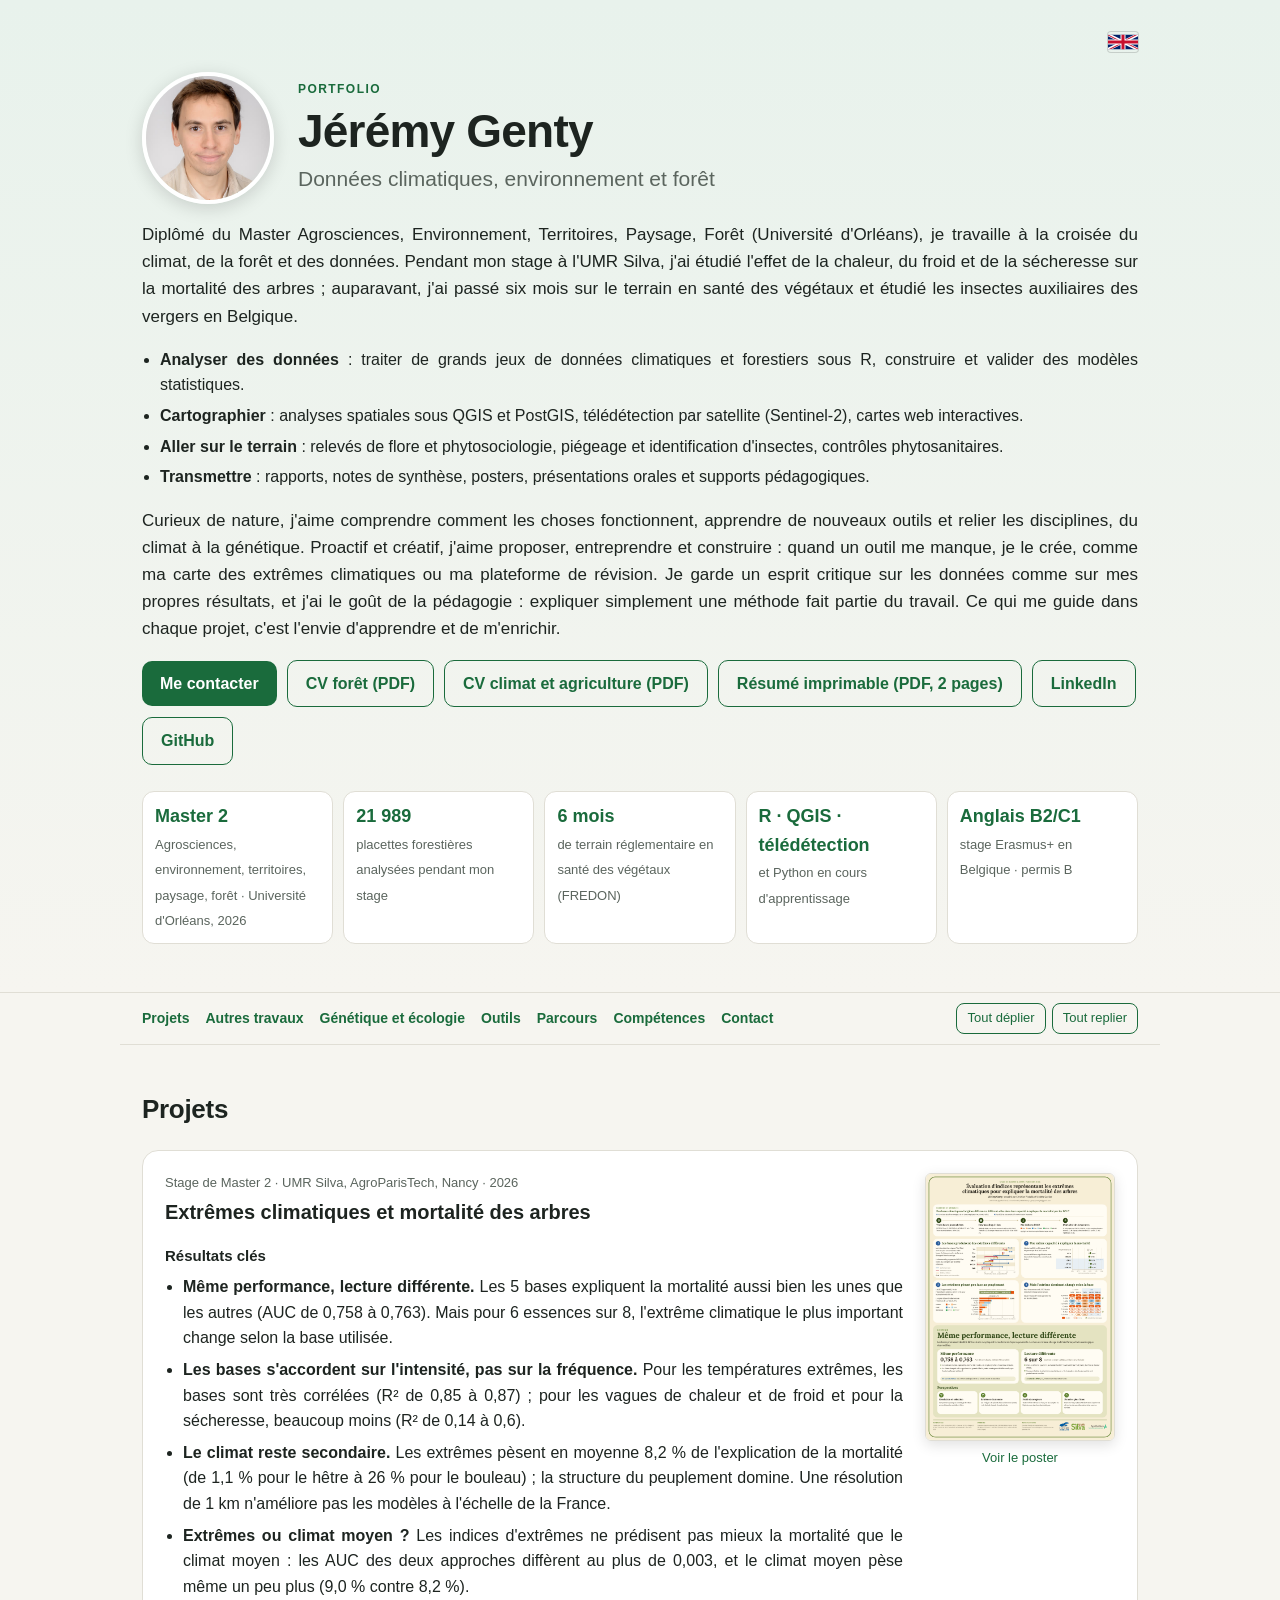
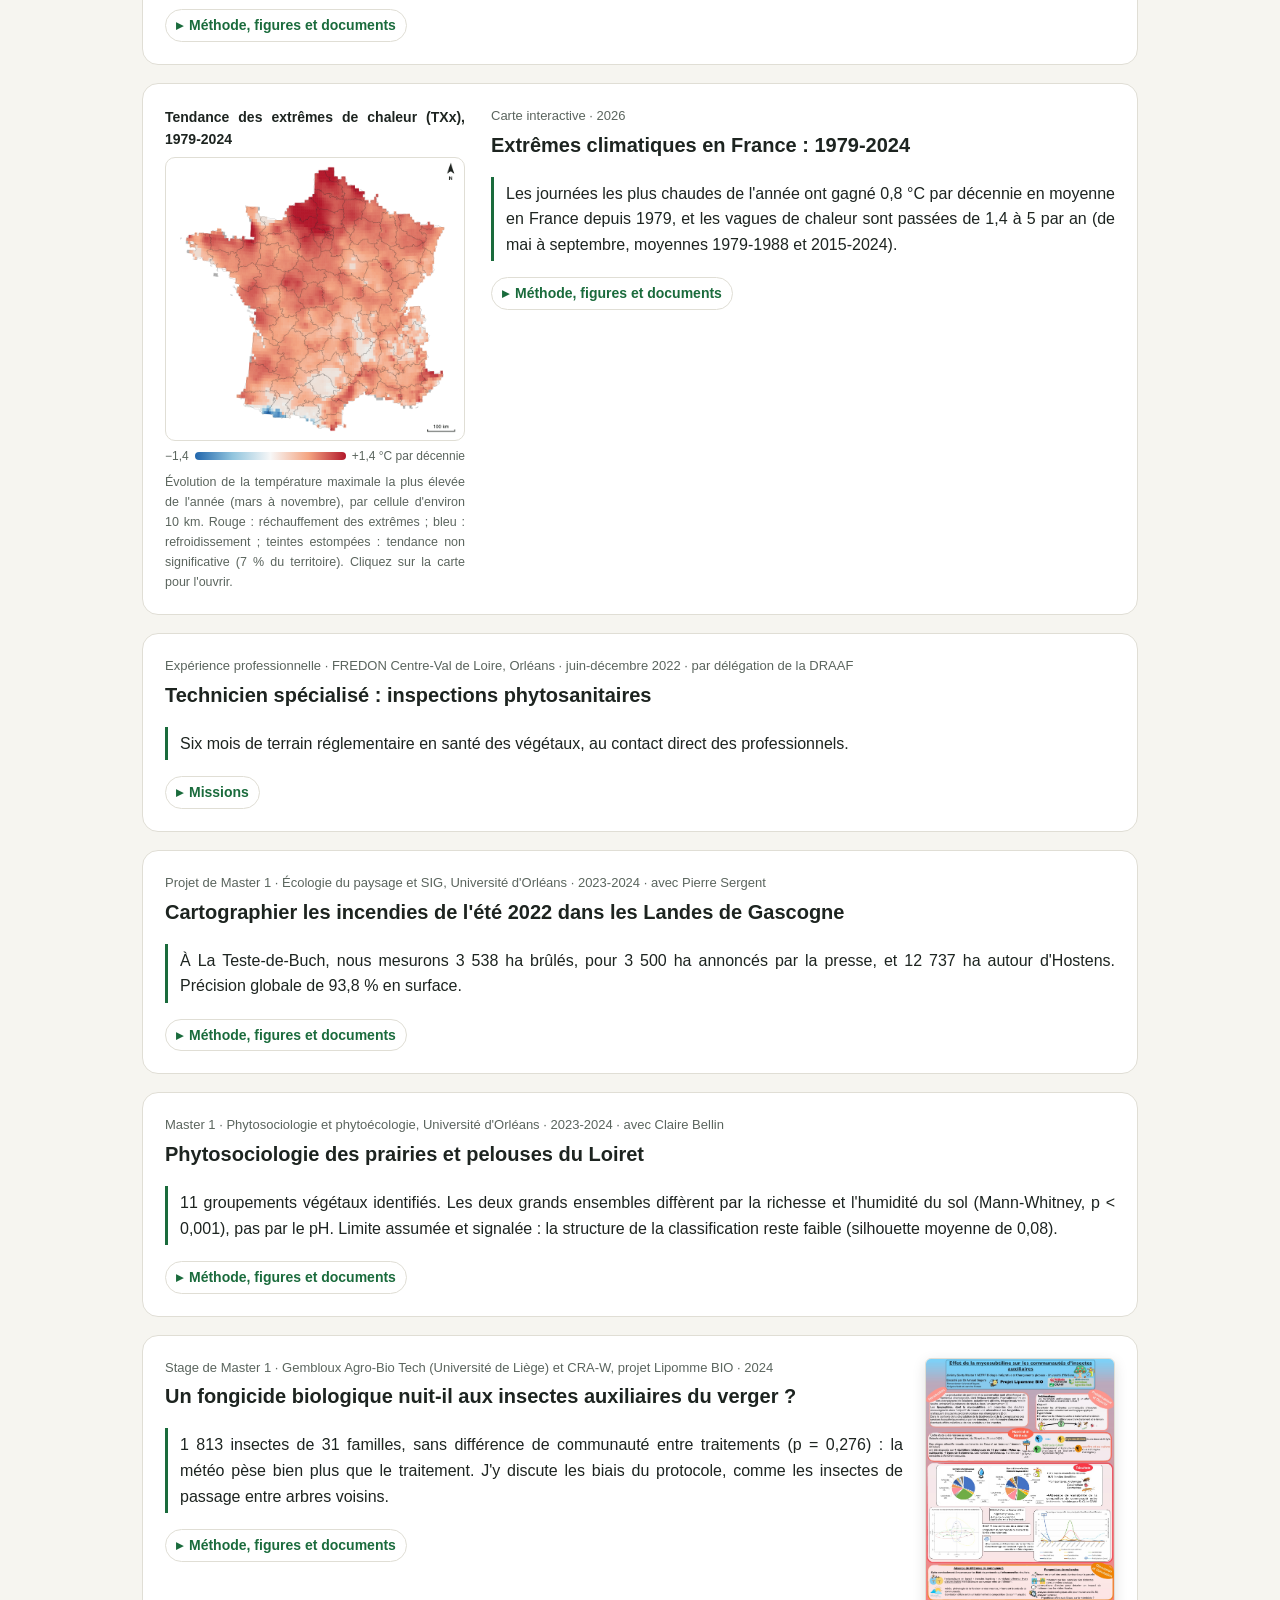
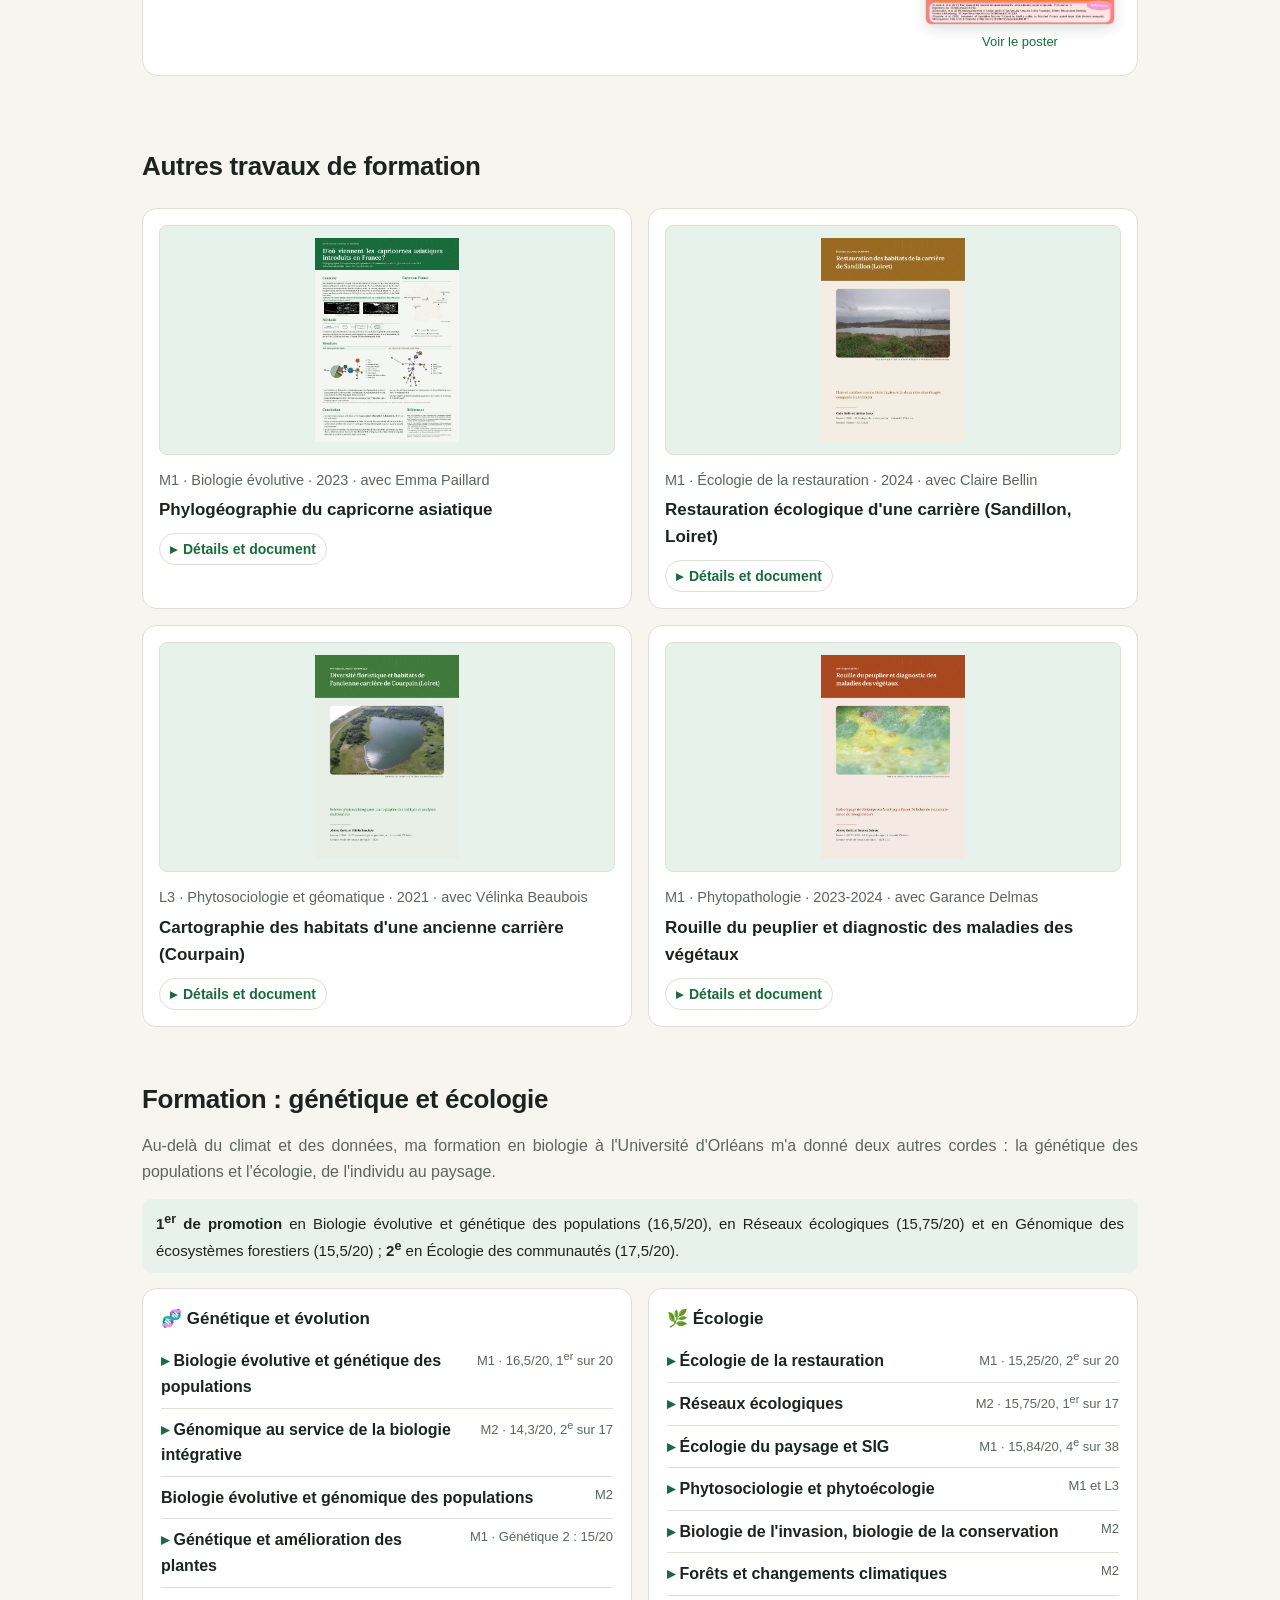
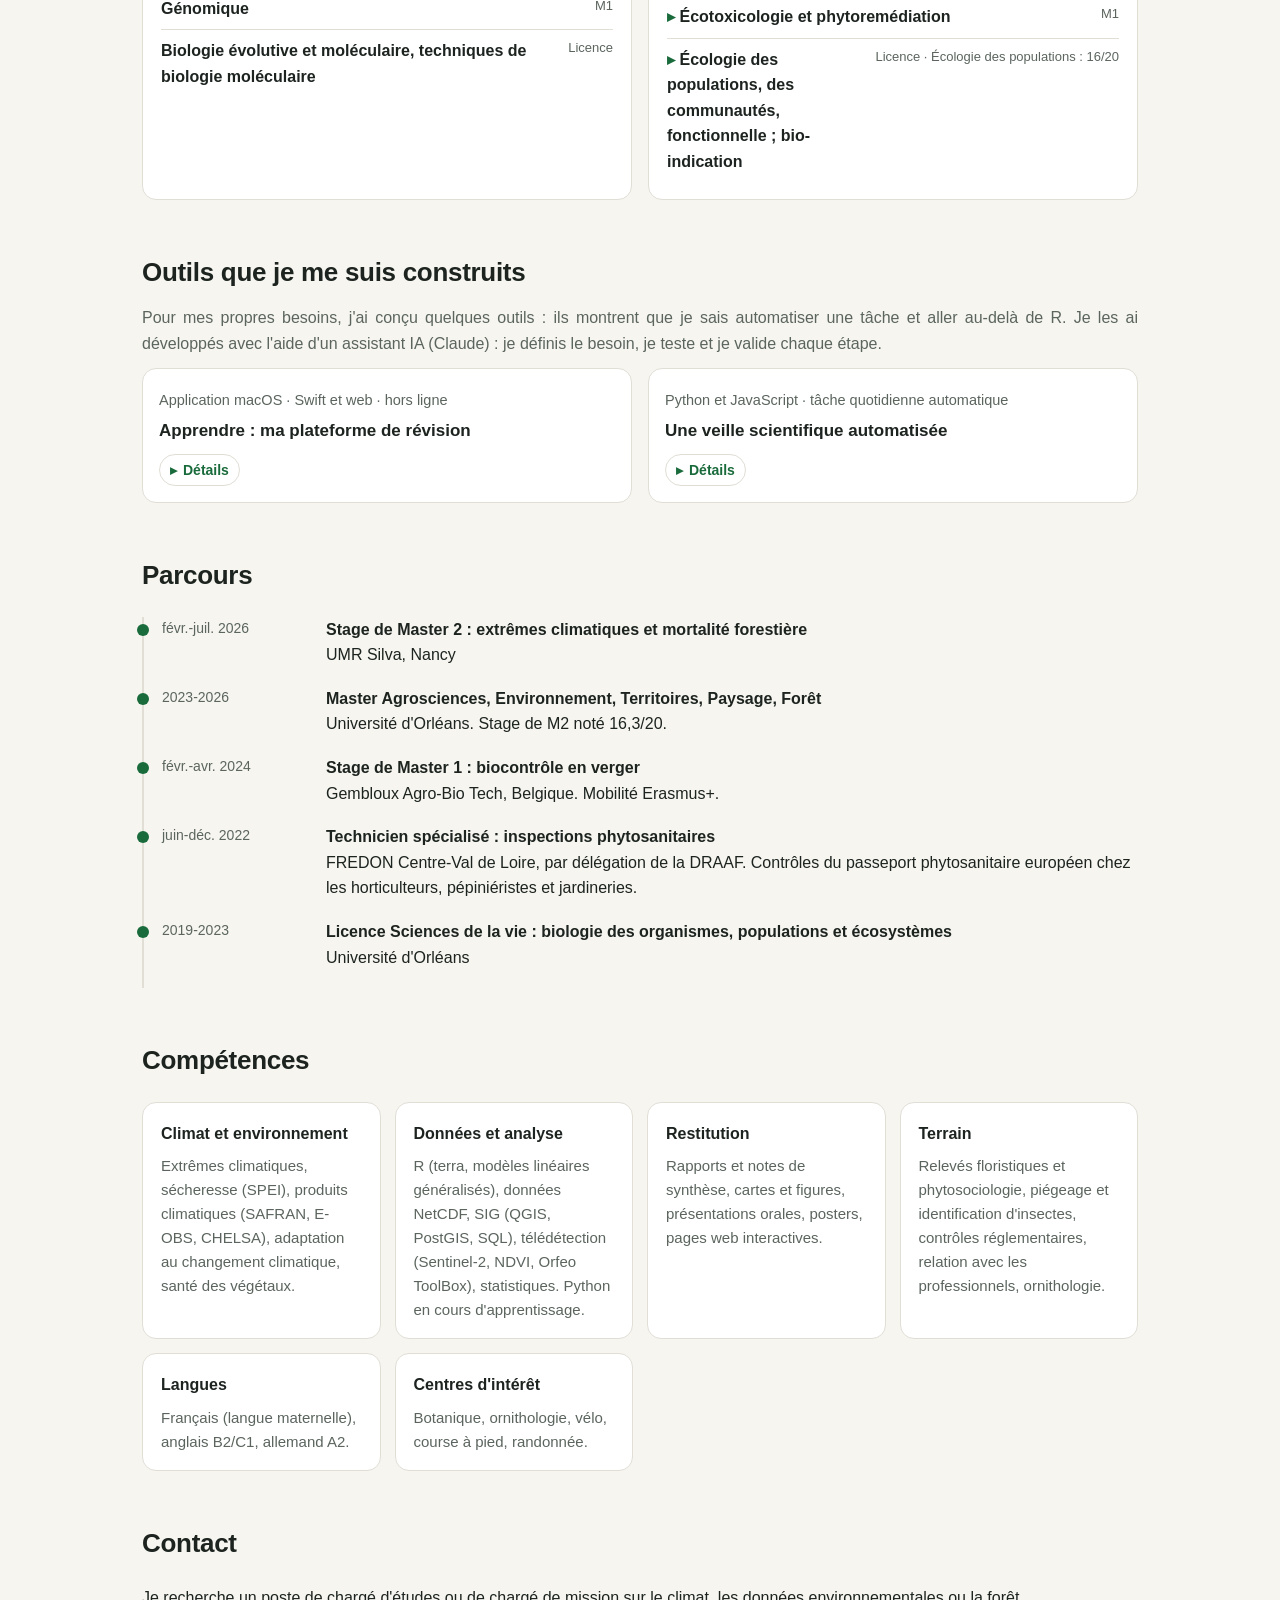
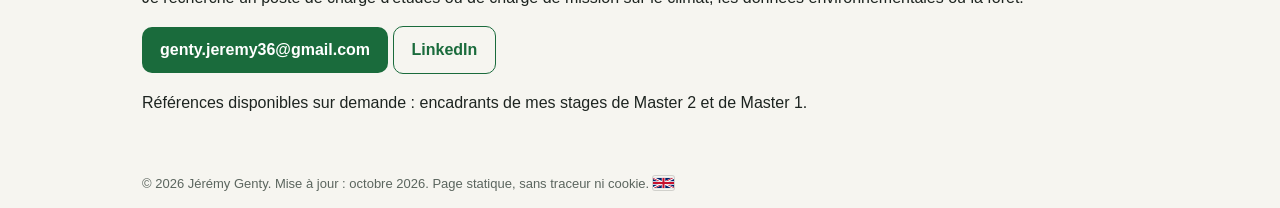
<file: index.html>
<!DOCTYPE html>

<html lang="fr">
<head>
<meta content="noindex, nofollow" name="robots"/><meta charset="utf-8"/>
<meta content="width=device-width, initial-scale=1" name="viewport"/>
<title>Jérémy Genty : données climatiques, environnement et forêt</title>
<meta content="Portfolio de Jérémy Genty, diplômé du Master Agrosciences, Environnement, Territoires, Paysage, Forêt (Université d'Orléans) : extrêmes climatiques, données spatialisées, R et SIG." name="description"/>
<link href="style.css?v=20261013b" rel="stylesheet"/>
<meta content="website" property="og:type"/>
<meta content="Jérémy Genty : données climatiques, environnement et forêt" property="og:title"/>
<meta content="Portfolio : extrêmes climatiques et mortalité des forêts, cartographie, télédétection, écologie et génétique." property="og:description"/>
<meta content="https://jeremygenty36-boop.github.io/images/carte_txx_tendance.png" property="og:image"/><meta content="https://jeremygenty36-boop.github.io/" property="og:url"/>
<meta content="summary_large_image" name="twitter:card"/>
<link href="data:image/svg+xml,&lt;svg xmlns='http://www.w3.org/2000/svg' viewBox='0 0 100 100'&gt;&lt;text y='.9em' font-size='90'&gt;🌲&lt;/text&gt;&lt;/svg&gt;" rel="icon"/>
<link href="en.html" hreflang="en" rel="alternate"/></head>
<body>
<header class="hero">
<div class="enveloppe"><a class="drapeau" href="en.html" hreflang="en" title="English version"><img alt="English version" height="20" src="images/drapeau_gb.svg" width="30"/></a>
<div class="identite"><img alt="Photo de Jérémy Genty" class="photo" height="132" src="images/photo_jeremy.jpg" width="132"/><div class="identite-txt"><p class="sur">Portfolio</p><h1>Jérémy Genty</h1><p class="titre">Données climatiques, environnement et forêt</p></div></div>
<div class="presentation">
<p class="pitch">Diplômé du Master Agrosciences, Environnement, Territoires, Paysage, Forêt (Université d'Orléans), je travaille à la croisée du climat, de la forêt et des données. Pendant mon stage à l'UMR Silva, j'ai étudié l'effet de la chaleur, du froid et de la sécheresse sur la mortalité des arbres ; auparavant, j'ai passé six mois sur le terrain en santé des végétaux et étudié les insectes auxiliaires des vergers en Belgique.</p>
<ul class="savoir-faire">
<li><b>Analyser des données</b> : traiter de grands jeux de données climatiques et forestiers sous R, construire et valider des modèles statistiques.</li>
<li><b>Cartographier</b> : analyses spatiales sous QGIS et PostGIS, télédétection par satellite (Sentinel-2), cartes web interactives.</li>
<li><b>Aller sur le terrain</b> : relevés de flore et phytosociologie, piégeage et identification d'insectes, contrôles phytosanitaires.</li>
<li><b>Transmettre</b> : rapports, notes de synthèse, posters, présentations orales et supports pédagogiques.</li>
</ul>
<p class="pitch">Curieux de nature, j'aime comprendre comment les choses fonctionnent, apprendre de nouveaux outils et relier les disciplines, du climat à la génétique. Proactif et créatif, j'aime proposer, entreprendre et construire : quand un outil me manque, je le crée, comme ma carte des extrêmes climatiques ou ma plateforme de révision. Je garde un esprit critique sur les données comme sur mes propres résultats, et j'ai le goût de la pédagogie : expliquer simplement une méthode fait partie du travail. Ce qui me guide dans chaque projet, c'est l'envie d'apprendre et de m'enrichir.</p>
</div>
<p class="liens"><a class="bouton" href="mailto:genty.jeremy36@gmail.com">Me contacter</a>
<a class="bouton secondaire" href="documents/CV_Jeremy_Genty_foret.pdf">CV forêt (PDF)</a>
<a class="bouton secondaire" href="documents/CV_Jeremy_Genty_climat_agriculture.pdf">CV climat et agriculture (PDF)</a>
<a class="bouton secondaire" href="documents/Resume_portfolio_Jeremy_Genty.pdf">Résumé imprimable (PDF, 2 pages)</a>
<a class="bouton secondaire" href="https://www.linkedin.com/in/j%C3%A9r%C3%A9my-genty/">LinkedIn</a>
<a class="bouton secondaire" href="https://github.com/jeremygenty36-boop">GitHub</a>
</p><ul class="en-bref">
<li><b>Master 2</b><span>Agrosciences, environnement, territoires, paysage, forêt · Université d'Orléans, 2026</span></li>
<li><b>21 989</b><span>placettes forestières analysées pendant mon stage</span></li>
<li><b>6 mois</b><span>de terrain réglementaire en santé des végétaux (FREDON)</span></li>
<li><b>R · QGIS · télédétection</b><span>et Python en cours d'apprentissage</span></li>
<li><b>Anglais B2/C1</b><span>stage Erasmus+ en Belgique · permis B</span></li>
</ul>
</div>
</header><nav aria-label="Sommaire" class="sommaire enveloppe">
<a href="#projets">Projets</a><a href="#formation">Autres travaux</a><a href="#genetique-ecologie">Génétique et écologie</a><a href="#outils">Outils</a><a href="#parcours">Parcours</a><a href="#competences">Compétences</a><a href="#contact">Contact</a>
<span class="nav-btns"><button id="tout-ouvrir" type="button">Tout déplier</button><button id="tout-fermer" type="button">Tout replier</button></span>
</nav>
<main class="enveloppe">
<section id="projets">
<h2>Projets</h2>
<article class="projet">
<div>
<p class="etiquette">Stage de Master 2 · UMR Silva, AgroParisTech, Nancy · 2026</p>
<h3>Extrêmes climatiques et mortalité des arbres</h3>
<h4>Résultats clés</h4><ul class="cles">
<li><b>Même performance, lecture différente.</b> Les 5 bases expliquent la mortalité aussi bien les unes que les autres (AUC de 0,758 à 0,763). Mais pour 6 essences sur 8, l'extrême climatique le plus important change selon la base utilisée.</li>
<li><b>Les bases s'accordent sur l'intensité, pas sur la fréquence.</b> Pour les températures extrêmes, les bases sont très corrélées (R² de 0,85 à 0,87) ; pour les vagues de chaleur et de froid et pour la sécheresse, beaucoup moins (R² de 0,14 à 0,6).</li>
<li><b>Le climat reste secondaire.</b> Les extrêmes pèsent en moyenne 8,2 % de l'explication de la mortalité (de 1,1 % pour le hêtre à 26 % pour le bouleau) ; la structure du peuplement domine. Une résolution de 1 km n'améliore pas les modèles à l'échelle de la France.</li>
<li><b>Extrêmes ou climat moyen ?</b> Les indices d'extrêmes ne prédisent pas mieux la mortalité que le climat moyen : les AUC des deux approches diffèrent au plus de 0,003, et le climat moyen pèse même un peu plus (9,0 % contre 8,2 %).</li>
</ul><details class="detail"><summary>Méthode, figures et documents</summary><p>Les bases de données climatiques ne donnent pas les mêmes extrêmes. Est-ce que ce choix change ce qu'on conclut sur la mortalité des forêts ? J'ai calculé 6 indices d'extrêmes (chaleur, froid, sécheresse) avec 5 bases climatiques, dont deux que j'ai descendues de 8-10 km à 1 km, puis modélisé la mortalité de 8 essences sur 21 989 placettes de l'Inventaire forestier national (GLM sous R, sélection par BIC, 1 000 partitions de validation).</p><h4>Situer ce travail</h4><p>À ma connaissance, peu d'études portent spécifiquement sur le rôle des extrêmes climatiques dans la mortalité des forêts ; la plus proche est celle de Carletti et al. (2026), sur le sapin et l'épicéa. Malgré des méthodes différentes, certaines tendances concordent : chez l'épicéa, les variables les plus explicatives sont aussi liées à la chaleur, et chez le sapin les deux études trouvent un rôle des vagues de froid (5,5 % de l'importance dans mon étude contre 2,5 %). Les extrêmes y pèsent en revanche bien plus (jusqu'à 22 % chez le sapin et 29 % chez l'épicéa) : cette étude portait sur des peuplements purs et incluait les extrêmes d'automne, absents de la mienne.</p><div class="figures">
<figure>
<div class="fig-cadre">
<img alt="Deux cartes des Alpes du Nord : température minimale en mailles de 8 km, puis à 1 km où vallées et crêtes apparaissent" loading="lazy" src="images/descente_echelle_alpes.png"/>
<span class="fig-label g">SAFRAN 8 km</span><span class="fig-label d">1 km (descente d'échelle)</span><span class="fig-nord">▲<br/>N</span>
</div>
<div class="fig-legende"><span>−3 °C</span><span class="degrade"></span><span>8,5 °C</span></div>
<figcaption>Température minimale moyenne de 2014 dans les Alpes du Nord. La descente d'échelle (méthode delta, corrigée par DIGITALIS à 1 km) fait apparaître les vallées et les crêtes.</figcaption>
</figure>
<figure>
<img alt="Tableau : pour chaque essence et chaque base climatique, l'extrême climatique le plus important du modèle de mortalité" loading="lazy" src="images/ece_dominant_par_base.png"/>
<figcaption>L'extrême le plus important du modèle de mortalité, par essence et par base climatique. Seuls le pin noir et l'épicéa gardent le même (TXx) avec les 5 bases. Extrait de mon poster.</figcaption>
</figure>
</div><h4>Et après ?</h4><ul class="cles">
<li><b>Résolution et sélection :</b> comprendre pourquoi davantage d'indices entrent dans les modèles à 1 km.</li>
<li><b>Extrêmes d'automne :</b> les intégrer, puisqu'ils pèsent chez Carletti et al. (2026).</li>
<li><b>Froid et ravageurs :</b> tester l'effet indirect du froid via les scolytes de l'épicéa, avec des données biotiques.</li>
<li><b>Données plus fines :</b> examiner les produits Météo-France à 2,5 km et alimenter des modèles mécanistes comme SurEau.</li>
</ul><p class="qualite"><b>Démarche qualité.</b> J'ai publié la chaîne de traitement complète en accès libre, avec un registre de 17 points (ERRATA) qui documente chaque erreur trouvée après coup et son effet sur les résultats : aucune n'invalide les conclusions, la plus exposée étant le faible poids de la sécheresse. Les valeurs aberrantes ont été conservées et expliquées plutôt qu'écartées.</p><ul class="outils"><li>R</li><li>terra</li><li>Climpact</li><li>GLM</li><li>Données IFN</li><li>Descente d'échelle</li></ul><p class="liens"><a href="https://github.com/jeremygenty36-boop/ece-mortalite-foret/blob/main/docs/rapport_stage_M2_Genty_2026.pdf">Rapport de stage (PDF)</a> · <a href="documents/Poster_stage_M2_Genty_2026.pdf">Poster (PDF, A0)</a> · <a href="documents/Soutenance_stage_M2_Genty_2026.pdf">Diaporama de soutenance (PDF, 41 diapositives)</a> · <a href="https://github.com/jeremygenty36-boop/ece-mortalite-foret">Dépôt du code</a> · <a href="https://github.com/jeremygenty36-boop/ece-mortalite-foret/blob/main/ERRATA.md">ERRATA</a></p></details></div>
<a class="poster" href="documents/Poster_stage_M2_Genty_2026.pdf"><img alt="Aperçu du poster de stage : Même performance, lecture différente" loading="lazy" src="images/poster_vignette.png"/><span>Voir le poster</span></a>
</article><article class="projet vedette">
<figure class="vignette-carte"><p class="fig-titre">Tendance des extrêmes de chaleur (TXx), 1979-2024</p><a class="visuel" href="carte/"><img alt="Carte de France de la tendance des extrêmes de chaleur entre 1979 et 2024" loading="lazy" src="images/carte_txx_tendance.png"/></a><div class="fig-legende"><span>−1,4</span><span class="degrade-tend"></span><span>+1,4 °C par décennie</span></div><figcaption>Évolution de la température maximale la plus élevée de l'année (mars à novembre), par cellule d'environ 10 km. Rouge : réchauffement des extrêmes ; bleu : refroidissement ; teintes estompées : tendance non significative (7 % du territoire). Cliquez sur la carte pour l'ouvrir.</figcaption></figure>
<div>
<p class="etiquette">Carte interactive · 2026</p>
<h3>Extrêmes climatiques en France : 1979-2024</h3>
<p class="resultat">Les journées les plus chaudes de l'année ont gagné 0,8 °C par décennie en moyenne en France depuis 1979, et les vagues de chaleur sont passées de 1,4 à 5 par an (de mai à septembre, moyennes 1979-1988 et 2015-2024).</p>
<details class="detail"><summary>Méthode, figures et documents</summary><p>Six indices de chaleur, de froid et de sécheresse (dont les vagues de chaleur et de froid), année par année, sur toute la France métropolitaine. J'ai recalculé les indices depuis les observations européennes E-OBS (11 Go de données journalières), avec la méthode de mon stage, puis construit une carte interactive : animation des années, extrêmes par période de 10 ans, tendances avec leur significativité, et série d'un lieu au clic.</p><p>La carte fait le lien avec mon stage : pour chaque indice, elle montre ce qu'il pèse dans les modèles de mortalité des 8 essences et la courbe de réponse de chaque essence, et une seconde couche cartographie la mortalité observée dans l'Inventaire forestier par département.</p><ul class="outils"><li>R</li><li>NetCDF</li><li>SPEI</li><li>JavaScript</li><li>Cartographie</li></ul><p class="liens"><a href="carte/">Ouvrir la carte</a> · <a href="https://github.com/jeremygenty36-boop/carte-extremes-climatiques">Code</a></p></details></div>
</article>
<article class="projet" id="fredon">
<div>
<p class="etiquette">Expérience professionnelle · FREDON Centre-Val de Loire, Orléans · juin-décembre 2022 · par délégation de la DRAAF</p>
<h3>Technicien spécialisé : inspections phytosanitaires</h3>
<p class="resultat">Six mois de terrain réglementaire en santé des végétaux, au contact direct des professionnels.</p>
<details class="detail"><summary>Missions</summary>
<ul class="cles">
<li><b>Contrôles du passeport phytosanitaire européen</b> chez des horticulteurs, des pépiniéristes et des jardineries.</li>
<li><b>Relevés en jardins, espaces végétalisés et infrastructures (JEVI).</b></li>
<li><b>Comptes rendus d'inspection écrits</b> et échanges avec les professionnels contrôlés.</li>
</ul>
<ul class="outils"><li>Santé des végétaux</li><li>Réglementation</li><li>Terrain</li><li>Relation avec les professionnels</li></ul>
</details>
</div>
</article>
<article class="projet" id="landes">
<div>
<p class="etiquette">Projet de Master 1 · Écologie du paysage et SIG, Université d'Orléans · 2023-2024 · avec Pierre Sergent</p>
<h3>Cartographier les incendies de l'été 2022 dans les Landes de Gascogne</h3>
<p class="resultat">À La Teste-de-Buch, nous mesurons 3 538 ha brûlés, pour 3 500 ha annoncés par la presse, et 12 737 ha autour d'Hostens. Précision globale de 93,8 % en surface.</p>
<details class="detail"><summary>Méthode, figures et documents</summary><p>À partir de deux images satellite Sentinel-2 (septembre 2021 et septembre 2022), nous avons cartographié les forêts brûlées par les deux grands foyers de l'été 2022 : différence d'indice de végétation (NDVI) avant et après, masque forêt tiré de la carte d'occupation des sols OSO, seuillage en trois classes de probabilité, tamisage et vectorisation sous QGIS et Orfeo ToolBox, puis validation par photo-interprétation de 50 polygones par classe.</p><figure class="seule">
<img alt="Carte des surfaces brûlées en 2022 entre le bassin d'Arcachon et Hostens, en trois classes de probabilité" loading="lazy" src="images/landes_incendies_2022.jpg"/>
<figcaption>Carte finale : surfaces brûlées selon la probabilité de détection, sur fond d'image Sentinel-2. Nous signalons aussi les limites, comme des erreurs d'attribution de la carte OSO.</figcaption>
</figure><ul class="outils"><li>Sentinel-2</li><li>NDVI</li><li>QGIS</li><li>Orfeo ToolBox</li><li>Photo-interprétation</li></ul><p class="liens"><a href="documents/Incendies_Landes_2022_Genty_Sergent.pdf">Présentation complète (PDF, 40 diapositives)</a></p></details></div>
</article>
<article class="projet" id="phyto">
<div>
<p class="etiquette">Master 1 · Phytosociologie et phytoécologie, Université d'Orléans · 2023-2024 · avec Claire Bellin</p>
<h3>Phytosociologie des prairies et pelouses du Loiret</h3>
<p class="resultat">11 groupements végétaux identifiés. Les deux grands ensembles diffèrent par la richesse et l'humidité du sol (Mann-Whitney, p &lt; 0,001), pas par le pH. Limite assumée et signalée : la structure de la classification reste faible (silhouette moyenne de 0,08).</p>
<details class="detail"><summary>Méthode, figures et documents</summary><p>À partir de 258 relevés floristiques sur trois sites du Loiret (Saint-Mesmin, Tavers, Guilly), nous avons regroupé les relevés par classification ascendante hiérarchique (distance de corde, méthode de Ward), choisi le nombre de groupes avec la silhouette et OptimClass, rattaché chaque groupe à un syntaxon décrit (association ou alliance), puis comparé les groupes par écogrammes et tableau synoptique pour proposer une gestion adaptée.</p><figure class="seule">
<img alt="Dendrogramme des 258 relevés séparés en deux grands groupes et onze clusters" loading="lazy" src="images/phyto_dendrogramme.jpg"/>
<figcaption>Dendrogramme des relevés : deux grands groupes et 11 clusters, rattachés ensuite à des syntaxons décrits.</figcaption>
</figure><ul class="outils"><li>Botanique</li><li>Relevés de terrain</li><li>Classification</li><li>R</li><li>Gestion des milieux</li></ul><p class="liens"><a href="documents/Phytosociologie_Loiret_Bellin_Genty.pdf">Diaporama de l'oral (PDF)</a></p></details></div>
</article>
<article class="projet">
<div>
<p class="etiquette">Stage de Master 1 · Gembloux Agro-Bio Tech (Université de Liège) et CRA-W, projet Lipomme BIO · 2024</p>
<h3>Un fongicide biologique nuit-il aux insectes auxiliaires du verger ?</h3>
<p class="resultat">1 813 insectes de 31 familles, sans différence de communauté entre traitements (p = 0,276) : la météo pèse bien plus que le traitement. J'y discute les biais du protocole, comme les insectes de passage entre arbres voisins.</p>
<details class="detail"><summary>Méthode, figures et documents</summary><p>La mycosubtiline, une molécule antifongique d'origine bactérienne, est étudiée comme alternative au cuivre et au soufre contre la tavelure du pommier. J'ai comparé les insectes capturés par pièges jaunes sous quatre traitements (eau, mycosubtiline, soufre et cuivre, méthode GAWI), sur 4 répétitions de 10 pommiers pendant 18 semaines : identification à la famille, analyse en composantes principales et test de Kruskal-Wallis sous R.</p><ul class="outils"><li>Terrain</li><li>Entomologie</li><li>R</li><li>Statistiques</li><li>Poster</li></ul><p class="liens"><a href="documents/Poster_stage_M1_Genty_2024.pdf">Poster (PDF)</a></p></details></div>
<a class="poster" href="documents/Poster_stage_M1_Genty_2024.pdf"><img alt="Aperçu du poster de stage de Master 1 sur la mycosubtiline et les insectes auxiliaires" loading="lazy" src="images/poster_m1_vignette.jpg"/><span>Voir le poster</span></a>
</article>
</section>
<section id="formation">
<h2>Autres travaux de formation</h2>
<div class="travaux">
<article class="travail" id="capricorne">
<a href="documents/Poster_capricorne_asiatique_Genty_Paillard.pdf"><img alt="Aperçu du poster sur la phylogéographie du capricorne asiatique" class="document" loading="lazy" src="images/capricorne_poster.jpg"/></a>
<div>
<p class="etiquette">M1 · Biologie évolutive · 2023 · avec Emma Paillard</p>
<h3>Phylogéographie du capricorne asiatique</h3>
<details class="detail"><summary>Détails et document</summary><p>Retracer les voies d'invasion d'<i>Anoplophora glabripennis</i> et d'<i>A. chinensis</i> en France à partir du gène mitochondrial COI (195 séquences), avec des réseaux d'haplotypes refaits sous R : le foyer de Royan vient directement de Chine et non d'Italie, celui de Gien porte un haplotype qui lui est propre.</p><ul class="outils"><li>Espèces invasives</li><li>Santé des forêts</li><li>Génétique</li></ul><p class="liens"><a href="documents/Poster_capricorne_asiatique_Genty_Paillard.pdf">Poster (PDF)</a></p></details></div>
</article>
<article class="travail" id="sandillon">
<a href="documents/Restauration_carriere_Sandillon_Bellin_Genty.pdf"><img alt="Page de garde du rapport sur la restauration de la carrière de Sandillon" class="document" loading="lazy" src="images/couv_sandillon.jpg"/></a>
<div>
<p class="etiquette">M1 · Écologie de la restauration · 2024 · avec Claire Bellin</p>
<h3>Restauration écologique d'une carrière (Sandillon, Loiret)</h3>
<details class="detail"><summary>Détails et document</summary><p>Comparer des zones exploitées jusqu'en 2006 et 2016 à une zone témoin : points d'écoute des oiseaux, pièges à carabes, plaques à reptiles, relevés de flore ; similarité de Jaccard, types biologiques de Raunkiaer, valeurs écologiques d'Ellenberg.</p><ul class="outils"><li>Inventaires faune-flore</li><li>Restauration</li><li>QGIS</li><li>R</li></ul><p class="liens"><a href="documents/Restauration_carriere_Sandillon_Bellin_Genty.pdf">Rapport (PDF, 11 pages)</a></p></details></div>
</article>
<article class="travail" id="courpain">
<a href="documents/Habitats_carriere_Courpain_Genty_Beaubois.pdf"><img alt="Page de garde du compte rendu sur les habitats de la carrière de Courpain" class="document" loading="lazy" src="images/couv_courpain.jpg"/></a>
<div>
<p class="etiquette">L3 · Phytosociologie et géomatique · 2021 · avec Vélinka Beaubois</p>
<h3>Cartographie des habitats d'une ancienne carrière (Courpain)</h3>
<details class="detail"><summary>Détails et document</summary><p>Sur une carrière de 17 ha réaménagée : relevés de végétation géolocalisés, carte des habitats sous QGIS (4,2 ha de pelouses et prairies, 5,1 ha de plan d'eau), analyses factorielles et dendrogrammes distinguant trois grands types de végétation.</p><ul class="outils"><li>Cartographie d'habitats</li><li>GPS</li><li>QGIS</li><li>Phytosociologie</li></ul><p class="liens"><a href="documents/Habitats_carriere_Courpain_Genty_Beaubois.pdf">Compte rendu (PDF)</a></p></details></div>
</article>
<article class="travail">
<a href="documents/Rouille_peuplier_phytopathologie_Genty_Delmas.pdf"><img alt="Page de garde du compte rendu sur la rouille du peuplier et le diagnostic des maladies" class="document" loading="lazy" src="images/couv_rouille.jpg"/></a>
<div>
<p class="etiquette">M1 · Phytopathologie · 2023-2024 · avec Garance Delmas</p>
<h3>Rouille du peuplier et diagnostic des maladies des végétaux</h3>
<details class="detail"><summary>Détails et document</summary><p>Pathotypage de souches de <i>Melampsora larici-populina</i> sur des clones de peuplier : une souche caractérisée, l'autre ininterprétable faute d'infection du témoin, ce que nous discutons. Puis 24 fiches de diagnostic : oïdiums, rouilles, galles, gui, feu bactérien, viroses.</p><ul class="outils"><li>Phytopathologie</li><li>Santé des forêts</li><li>Diagnostic</li></ul><p class="liens"><a href="documents/Rouille_peuplier_phytopathologie_Genty_Delmas.pdf">Compte rendu (PDF)</a></p></details></div>
</article>
</div>
</section>
<section id="genetique-ecologie">
<h2>Formation : génétique et écologie</h2>
<p class="intro-section">Au-delà du climat et des données, ma formation en biologie à l'Université d'Orléans m'a donné deux autres cordes : la génétique des populations et l'écologie, de l'individu au paysage.</p>
<p class="points-forts"><b>1<sup>er</sup> de promotion</b> en Biologie évolutive et génétique des populations (16,5/20), en Réseaux écologiques (15,75/20) et en Génomique des écosystèmes forestiers (15,5/20) ; <b>2<sup>e</sup></b> en Écologie des communautés (17,5/20).</p>
<div class="deux-col">
<div class="col-ue">
<h3>🧬 Génétique et évolution</h3>
<ul class="ue">
<li class="depliable"><details class="ue-detail"><summary><b>Biologie évolutive et génétique des populations</b><span>M1 · 16,5/20, 1<sup>er</sup> sur 20</span></summary><small>Phylogéographie, populations subdivisées et modèles de migration.</small><small class="rendu">Rendus : <a href="#capricorne">poster sur la phylogéographie du capricorne asiatique</a> ; présentation d'article à cinq sur la phylogéographie du guépard en Afrique et en Asie (Charruau et al., 2011) et ses enjeux pour la conservation. <a href="documents/Phylogeographie_guepard_Genty_Paillard_Sergent_Bellin_Moussa.pdf">Diaporama (PDF, 39 diapositives)</a></small></details></li>
<li class="depliable"><details class="ue-detail"><summary><b>Génomique au service de la biologie intégrative</b><span>M2 · 14,3/20, 2<sup>e</sup> sur 17</span></summary><small>Dont une étude de cas en génomique des écosystèmes forestiers (15,5/20, 1<sup>er</sup>) et une initiation à la bioinformatique.</small><small class="rendu">Rendu : présentation d'article à quatre sur l'épigénétique des interactions arbre-champignon : l'hypométhylation de l'ADN de l'arbre hôte perturbe la symbiose avec un champignon ectomycorhizien (Vigneaud et al., 2023).</small></details></li>
<li><b>Biologie évolutive et génomique des populations</b><span>M2</span></li>
<li class="depliable"><details class="ue-detail"><summary><b>Génétique et amélioration des plantes</b><span>M1 · Génétique 2 : 15/20</span></summary><small class="rendu">Rendu individuel : résistance à la sécheresse de deux génotypes de peuplier (Skado, Koster) selon la fertilisation azotée, mesurée par la P50 (tension provoquant 50 % d'embolie) à partir de courbes de vulnérabilité sous R. Chez Skado, la P50 diffère significativement entre apport d'azote faible et optimal. <a href="documents/Cavitation_peuplier_Genty_2024.pdf">Compte rendu (PDF)</a></small></details></li>
<li><b>Génomique</b><span>M1</span></li>
<li><b>Biologie évolutive et moléculaire, techniques de biologie moléculaire</b><span>Licence</span></li>
</ul>
</div>
<div class="col-ue">
<h3>🌿 Écologie</h3>
<ul class="ue">
<li class="depliable"><details class="ue-detail"><summary><b>Écologie de la restauration</b><span>M1 · 15,25/20, 2<sup>e</sup> sur 20</span></summary><small>Dont Écologie des communautés : concepts et outils (17,5/20).</small><small class="rendu">Rendu : <a href="#sandillon">rapport sur la restauration de la carrière de Sandillon</a> (inventaires oiseaux, carabes, reptiles et flore ; analyses sous R).</small></details></li>
<li class="depliable"><details class="ue-detail"><summary><b>Réseaux écologiques</b><span>M2 · 15,75/20, 1<sup>er</sup> sur 17</span></summary><small class="rendu">TD sous R : comparaison de réseaux d'interactions plantes-insectes en milieu ornemental et sauvage (connectance, emboîtement, compartiments ; packages bipartite et igraph).</small></details></li>
<li class="depliable"><details class="ue-detail"><summary><b>Écologie du paysage et SIG</b><span>M1 · 15,84/20, 4<sup>e</sup> sur 38</span></summary><small class="rendu">Rendu : <a href="#landes">cartographie des incendies de 2022 dans les Landes</a> (Sentinel-2, QGIS).</small></details></li>
<li class="depliable"><details class="ue-detail"><summary><b>Phytosociologie et phytoécologie</b><span>M1 et L3</span></summary><small class="rendu">Rendus : <a href="#phyto">oral sur les prairies et pelouses du Loiret</a> (M1) ; <a href="#courpain">cartographie des habitats de Courpain</a> (L3).</small></details></li>
<li class="depliable"><details class="ue-detail"><summary><b>Biologie de l'invasion, biologie de la conservation</b><span>M2</span></summary><small class="rendu">Rendus : vidéo d'analyse d'article sur l'invasion du frelon à pattes jaunes en Europe (Arca et al., 2015), 8 min, avec Claire Bellin ; carte conceptuelle de la biologie de la conservation (à quatre).</small><video class="video-ue" controls="" poster="images/frelon_video_apercu.jpg" preload="none" src="documents/Frelon_asiatique_analyse_article_Genty_Bellin.mp4">Votre navigateur ne lit pas la vidéo : <a href="documents/Frelon_asiatique_analyse_article_Genty_Bellin.mp4">la télécharger</a>.</video></details></li>
<li class="depliable"><details class="ue-detail"><summary><b>Forêts et changements climatiques</b><span>M2</span></summary><small>Enjeux et leviers d'adaptation, suivis sanitaires en forêt.</small></details></li>
<li class="depliable"><details class="ue-detail"><summary><b>Écotoxicologie et phytoremédiation</b><span>M1</span></summary><small class="rendu">Rendu avec Claire Bellin : phytostabilisation des métaux d'un sol minier végétalisé par le saule, assistée par du biochar.</small></details></li>
<li class="depliable"><details class="ue-detail"><summary><b>Écologie des populations, des communautés, fonctionnelle ; bio-indication</b><span>Licence · Écologie des populations : 16/20</span></summary><small class="rendu">Rendu : compte rendu de pédologie sur les sols de la forêt domaniale d'Orléans (massif d'Ingrannes), avec Robin Cascales.</small></details></li>
</ul>
</div>
</div>
</section>
<section id="outils">
<h2>Outils que je me suis construits</h2>
<p class="intro-section">Pour mes propres besoins, j'ai conçu quelques outils : ils montrent que je sais automatiser une tâche et aller au-delà de R. Je les ai développés avec l'aide d'un assistant IA (Claude) : je définis le besoin, je teste et je valide chaque étape.</p>
<div class="travaux">
<article class="travail"><div>
<p class="etiquette">Application macOS · Swift et web · hors ligne</p>
<h3>Apprendre : ma plateforme de révision</h3>
<details class="detail"><summary>Détails</summary>
<p>Des cours et plus de 800 questions à choix multiple avec explications, révisées par répétition espacée : botanique, statistiques, R, Python (avec une console Python intégrée), SQL. Je l'utilise pour approfondir un sujet nouveau à partir de la documentation que je rassemble.</p>
<ul class="outils"><li>Swift</li><li>JavaScript</li><li>Apprentissage</li></ul>
</details>
</div></article>
<article class="travail"><div>
<p class="etiquette">Python et JavaScript · tâche quotidienne automatique</p>
<h3>Une veille scientifique automatisée</h3>
<details class="detail"><summary>Détails</summary>
<p>Chaque matin, un script interroge la base bibliographique OpenAlex sur mes thèmes (dépérissement, extrêmes climatiques, télédétection, santé des forêts…) et me présente les nouveaux articles. Un clic envoie un article dans Zotero avec son PDF en accès libre et le range automatiquement dans le bon dossier.</p>
<ul class="outils"><li>Python</li><li>API OpenAlex</li><li>Zotero</li><li>Automatisation</li></ul>
</details>
</div></article>
</div>
</section><section id="parcours">
<h2>Parcours</h2>
<ol class="frise">
<li><span class="date">févr.-juil. 2026</span><div><b>Stage de Master 2 : extrêmes climatiques et mortalité forestière</b><br/>UMR Silva, Nancy</div></li>
<li><span class="date">2023-2026</span><div><b>Master Agrosciences, Environnement, Territoires, Paysage, Forêt</b><br/>Université d'Orléans. Stage de M2 noté 16,3/20.</div></li>
<li><span class="date">févr.-avr. 2024</span><div><b>Stage de Master 1 : biocontrôle en verger</b><br/>Gembloux Agro-Bio Tech, Belgique. Mobilité Erasmus+.</div></li>
<li><span class="date">juin-déc. 2022</span><div><b>Technicien spécialisé : inspections phytosanitaires</b><br/>FREDON Centre-Val de Loire, par délégation de la DRAAF. Contrôles du passeport phytosanitaire européen chez les horticulteurs, pépiniéristes et jardineries.</div></li>
<li><span class="date">2019-2023</span><div><b>Licence Sciences de la vie : biologie des organismes, populations et écosystèmes</b><br/>Université d'Orléans</div></li>
</ol>
</section>
<section id="competences">
<h2>Compétences</h2>
<div class="grille">
<div><h3>Climat et environnement</h3><p>Extrêmes climatiques, sécheresse (SPEI), produits climatiques (SAFRAN, E-OBS, CHELSA), adaptation au changement climatique, santé des végétaux.</p></div>
<div><h3>Données et analyse</h3><p>R (terra, modèles linéaires généralisés), données NetCDF, SIG (QGIS, PostGIS, SQL), télédétection (Sentinel-2, NDVI, Orfeo ToolBox), statistiques. Python en cours d'apprentissage.</p></div>
<div><h3>Restitution</h3><p>Rapports et notes de synthèse, cartes et figures, présentations orales, posters, pages web interactives.</p></div>
<div><h3>Terrain</h3><p>Relevés floristiques et phytosociologie, piégeage et identification d'insectes, contrôles réglementaires, relation avec les professionnels, ornithologie.</p></div>
<div><h3>Langues</h3><p>Français (langue maternelle), anglais B2/C1, allemand A2.</p></div>
<div><h3>Centres d'intérêt</h3><p>Botanique, ornithologie, vélo, course à pied, randonnée.</p></div></div>
</section>
<section class="contact" id="contact">
<h2>Contact</h2>
<p>Je recherche un poste de chargé d'études ou de chargé de mission sur le climat, les données environnementales ou la forêt.</p>
<p><a class="bouton" href="mailto:genty.jeremy36@gmail.com">genty.jeremy36@gmail.com</a> <a class="bouton secondaire" href="https://www.linkedin.com/in/j%C3%A9r%C3%A9my-genty/">LinkedIn</a></p>
<p class="references">Références disponibles sur demande : encadrants de mes stages de Master 2 et de Master 1.</p></section>
</main>
<footer class="enveloppe"><p>© 2026 Jérémy Genty. Mise à jour : octobre 2026. Page statique, sans traceur ni cookie. <a href="en.html" hreflang="en" title="English version"><img alt="English version" class="drapeau-pied" height="14" src="images/drapeau_gb.svg" width="21"/></a></p></footer>
<script>
document.getElementById("tout-ouvrir").onclick = () => document.querySelectorAll("details").forEach(d => d.open = true);
document.getElementById("tout-fermer").onclick = () => document.querySelectorAll("details").forEach(d => d.open = false);
// un lien interne vers un element replie l'ouvre
document.querySelectorAll('a[href^="#"]').forEach(a => a.addEventListener("click", () => {
  const c = document.querySelector(a.getAttribute("href")); if (!c) return;
  let d = c.closest("details"); while (d) { d.open = true; d = d.parentElement.closest("details"); }
  c.querySelectorAll(":scope > div > details.detail").forEach(x => x.open = true);
}));
</script></body>
</html>
</file>
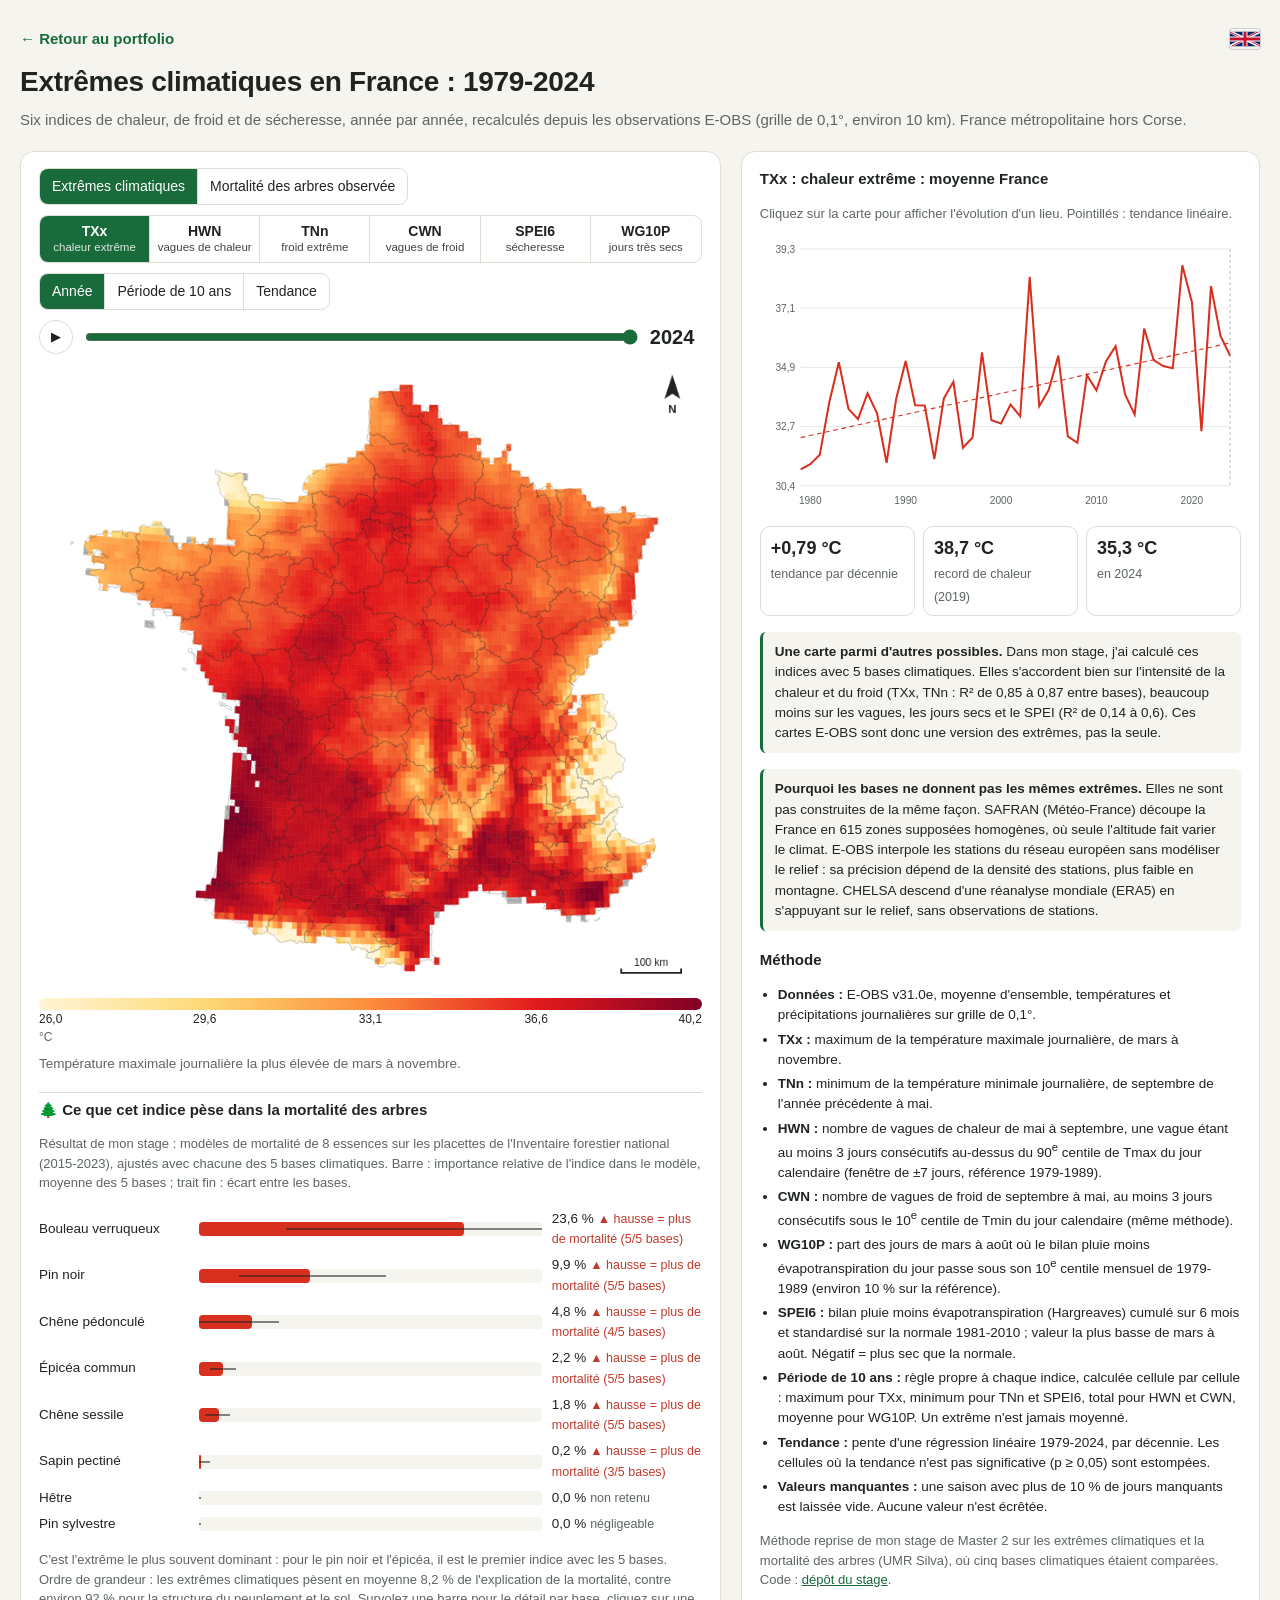
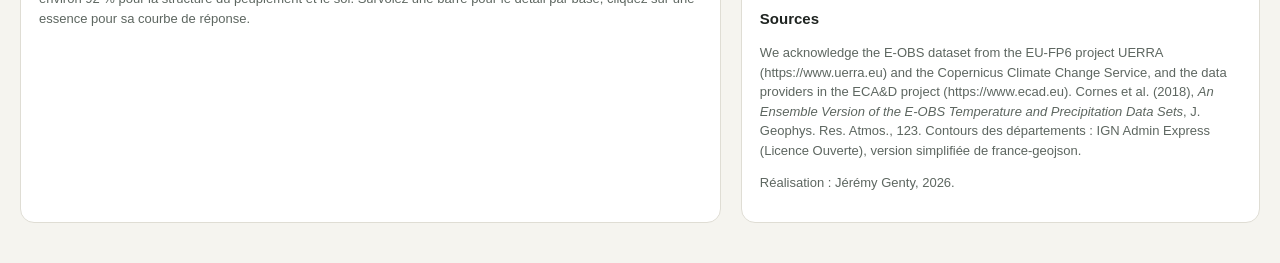
<file: carte/index.html>
<!DOCTYPE html>

<html lang="fr">
<head>
<meta content="noindex, nofollow" name="robots"/><meta charset="utf-8"/>
<meta content="width=device-width, initial-scale=1" name="viewport"/>
<title>Extrêmes climatiques en France : 1979-2024</title>
<meta content="Carte interactive des extrêmes de chaleur, de froid et de sécheresse en France métropolitaine (1979-2024), recalculés depuis E-OBS." name="description"/>
<link href="style.css?v=20261013b" rel="stylesheet"/>
<link href="en.html" hreflang="en" rel="alternate"/></head>
<body>
<header><nav class="barre-haut"><a class="retour" href="../index.html">← Retour au portfolio</a><a class="drapeau" href="en.html" hreflang="en" title="English version"><img alt="English version" height="20" src="drapeau_gb.svg" width="30"/></a></nav>
<h1>Extrêmes climatiques en France : 1979-2024</h1>
<p class="sous">Six indices de chaleur, de froid et de sécheresse, année par année, recalculés depuis les observations E-OBS (grille de 0,1°, environ 10 km). France métropolitaine hors Corse.</p>
</header>
<main>
<section class="panneau carte-zone">
<div class="controles">
<div aria-label="Couche" class="groupe" id="choix-couche" role="tablist">
<button class="actif" data-couche="climat">Extrêmes climatiques</button>
<button data-couche="mortalite">Mortalité des arbres observée</button>
</div>
</div>
<div class="controles" hidden="" id="ctl-mort">
<select aria-label="Essence" id="essence"></select>
<small>part des placettes de l'Inventaire forestier où au moins un arbre de l'essence est mort (2015-2023)</small>
</div>
<div id="ctl-climat">
<div class="controles">
<div aria-label="Indice" class="groupe" id="choix-indice" role="tablist"></div>
<div aria-label="Affichage" class="groupe" id="choix-mode" role="tablist">
<button class="actif" data-mode="annee">Année</button>
<button data-mode="periode">Période de 10 ans</button>
<button data-mode="tendance">Tendance</button>
</div>
</div>
</div>
<div class="controles" id="ctl-annee">
<button class="rond" id="lecture" title="Animer les années">▶</button>
<input aria-label="Année" id="annee" max="2024" min="1979" type="range" value="2024"/>
<strong id="annee-txt">2024</strong>
</div>
<div class="controles" hidden="" id="ctl-periode">
<select aria-label="Période" id="periode"></select>
<small id="periode-aide"></small>
</div>
<div class="carte-wrap">
<canvas aria-label="Carte de France de l'indice sélectionné" height="720" id="carte" width="760"></canvas>
<div hidden="" id="infobulle"></div>
</div>
<div id="legende"></div>
<p class="def" id="definition"></p>
<div id="mortalite-zone">
<h2>🌲 Ce que cet indice pèse dans la mortalité des arbres</h2>
<p class="aide">Résultat de mon stage : modèles de mortalité de 8 essences sur les placettes de l'Inventaire forestier national (2015-2023), ajustés avec chacune des 5 bases climatiques. Barre : importance relative de l'indice dans le modèle, moyenne des 5 bases ; trait fin : écart entre les bases.</p>
<div id="mortalite"></div>
<p class="aide" id="mortalite-note"></p>
<div hidden="" id="courbe-zone">
<h3 id="courbe-titre"></h3>
<svg aria-label="Courbe de réponse de la mortalité à l'indice" id="courbe" role="img" viewbox="0 0 520 250"></svg>
<p class="aide">Courbe illustrative : un modèle réajusté une seule fois par essence et par base sur toutes les placettes (part d'arbres morts prédite), l'indice variant entre ses valeurs courantes et les autres variables restant à leur moyenne. Les importances et les sens ci-dessus viennent, eux, des 1 000 partitions du modèle principal.</p>
</div>
</div>
<div hidden="" id="mort-obs-info">
<h2>🌲 Lire cette carte</h2>
<p class="aide">Pour chaque département, la part des couples placette × essence de l'Inventaire forestier national (campagnes 2015-2023) où au moins un arbre de l'essence est mort : c'est la variable que modélisaient les modèles de mortalité de mon stage (21 989 placettes, 34 255 couples, Corse exclue). Les départements avec moins de 20 couples sont laissés en gris. Cliquez sur un département pour comparer les essences.</p>
<p class="aide">Ces taux reflètent surtout l'âge et la structure des peuplements, qui pèsent environ 92 % dans les modèles ; les extrêmes climatiques n'en expliquent qu'une petite part.</p>
</div>
</section>
<section class="panneau">
<h2 id="titre-graphe">Moyenne France</h2>
<p class="aide" id="aide-graphe">Cliquez sur la carte pour afficher l'évolution d'un lieu.</p>
<svg aria-label="Évolution annuelle de l'indice" id="graphe" role="img" viewbox="0 0 520 300"></svg>
<div id="chiffres"></div>
<div class="encadre">
<b>Une carte parmi d'autres possibles.</b> Dans mon stage, j'ai calculé ces indices avec 5 bases climatiques. Elles s'accordent bien sur l'intensité de la chaleur et du froid (TXx, TNn : R² de 0,85 à 0,87 entre bases), beaucoup moins sur les vagues, les jours secs et le SPEI (R² de 0,14 à 0,6). Ces cartes E-OBS sont donc une version des extrêmes, pas la seule.
    </div>
<div class="encadre">
<b>Pourquoi les bases ne donnent pas les mêmes extrêmes.</b> Elles ne sont pas construites de la même façon. SAFRAN (Météo-France) découpe la France en 615 zones supposées homogènes, où seule l'altitude fait varier le climat. E-OBS interpole les stations du réseau européen sans modéliser le relief : sa précision dépend de la densité des stations, plus faible en montagne. CHELSA descend d'une réanalyse mondiale (ERA5) en s'appuyant sur le relief, sans observations de stations.
    </div>
<h2>Méthode</h2>
<ul class="methode">
<li><b>Données :</b> E-OBS v31.0e, moyenne d'ensemble, températures et précipitations journalières sur grille de 0,1°.</li>
<li><b>TXx :</b> maximum de la température maximale journalière, de mars à novembre.</li>
<li><b>TNn :</b> minimum de la température minimale journalière, de septembre de l'année précédente à mai.</li>
<li><b>HWN :</b> nombre de vagues de chaleur de mai à septembre, une vague étant au moins 3 jours consécutifs au-dessus du 90<sup>e</sup> centile de Tmax du jour calendaire (fenêtre de ±7 jours, référence 1979-1989).</li>
<li><b>CWN :</b> nombre de vagues de froid de septembre à mai, au moins 3 jours consécutifs sous le 10<sup>e</sup> centile de Tmin du jour calendaire (même méthode).</li>
<li><b>WG10P :</b> part des jours de mars à août où le bilan pluie moins évapotranspiration du jour passe sous son 10<sup>e</sup> centile mensuel de 1979-1989 (environ 10 % sur la référence).</li>
<li><b>SPEI6 :</b> bilan pluie moins évapotranspiration (Hargreaves) cumulé sur 6 mois et standardisé sur la normale 1981-2010 ; valeur la plus basse de mars à août. Négatif = plus sec que la normale.</li>
<li><b>Période de 10 ans :</b> règle propre à chaque indice, calculée cellule par cellule : maximum pour TXx, minimum pour TNn et SPEI6, total pour HWN et CWN, moyenne pour WG10P. Un extrême n'est jamais moyenné.</li>
<li><b>Tendance :</b> pente d'une régression linéaire 1979-2024, par décennie. Les cellules où la tendance n'est pas significative (p ≥ 0,05) sont estompées.</li>
<li><b>Valeurs manquantes :</b> une saison avec plus de 10 % de jours manquants est laissée vide. Aucune valeur n'est écrêtée.</li>
</ul>
<p class="aide">Méthode reprise de mon stage de Master 2 sur les extrêmes climatiques et la mortalité des arbres (UMR Silva), où cinq bases climatiques étaient comparées. Code : <a href="https://github.com/jeremygenty36-boop/ece-mortalite-foret">dépôt du stage</a>.</p>
<h2>Sources</h2>
<p class="aide">We acknowledge the E-OBS dataset from the EU-FP6 project UERRA (https://www.uerra.eu) and the Copernicus Climate Change Service, and the data providers in the ECA&amp;D project (https://www.ecad.eu). Cornes et al. (2018), <i>An Ensemble Version of the E-OBS Temperature and Precipitation Data Sets</i>, J. Geophys. Res. Atmos., 123. Contours des départements : IGN Admin Express (Licence Ouverte), version simplifiée de france-geojson.</p>
<p class="aide">Réalisation : Jérémy Genty, 2026.</p>
</section>
</main>
<script src="app.js?v=20261013b"></script>
</body>
</html>
</file>
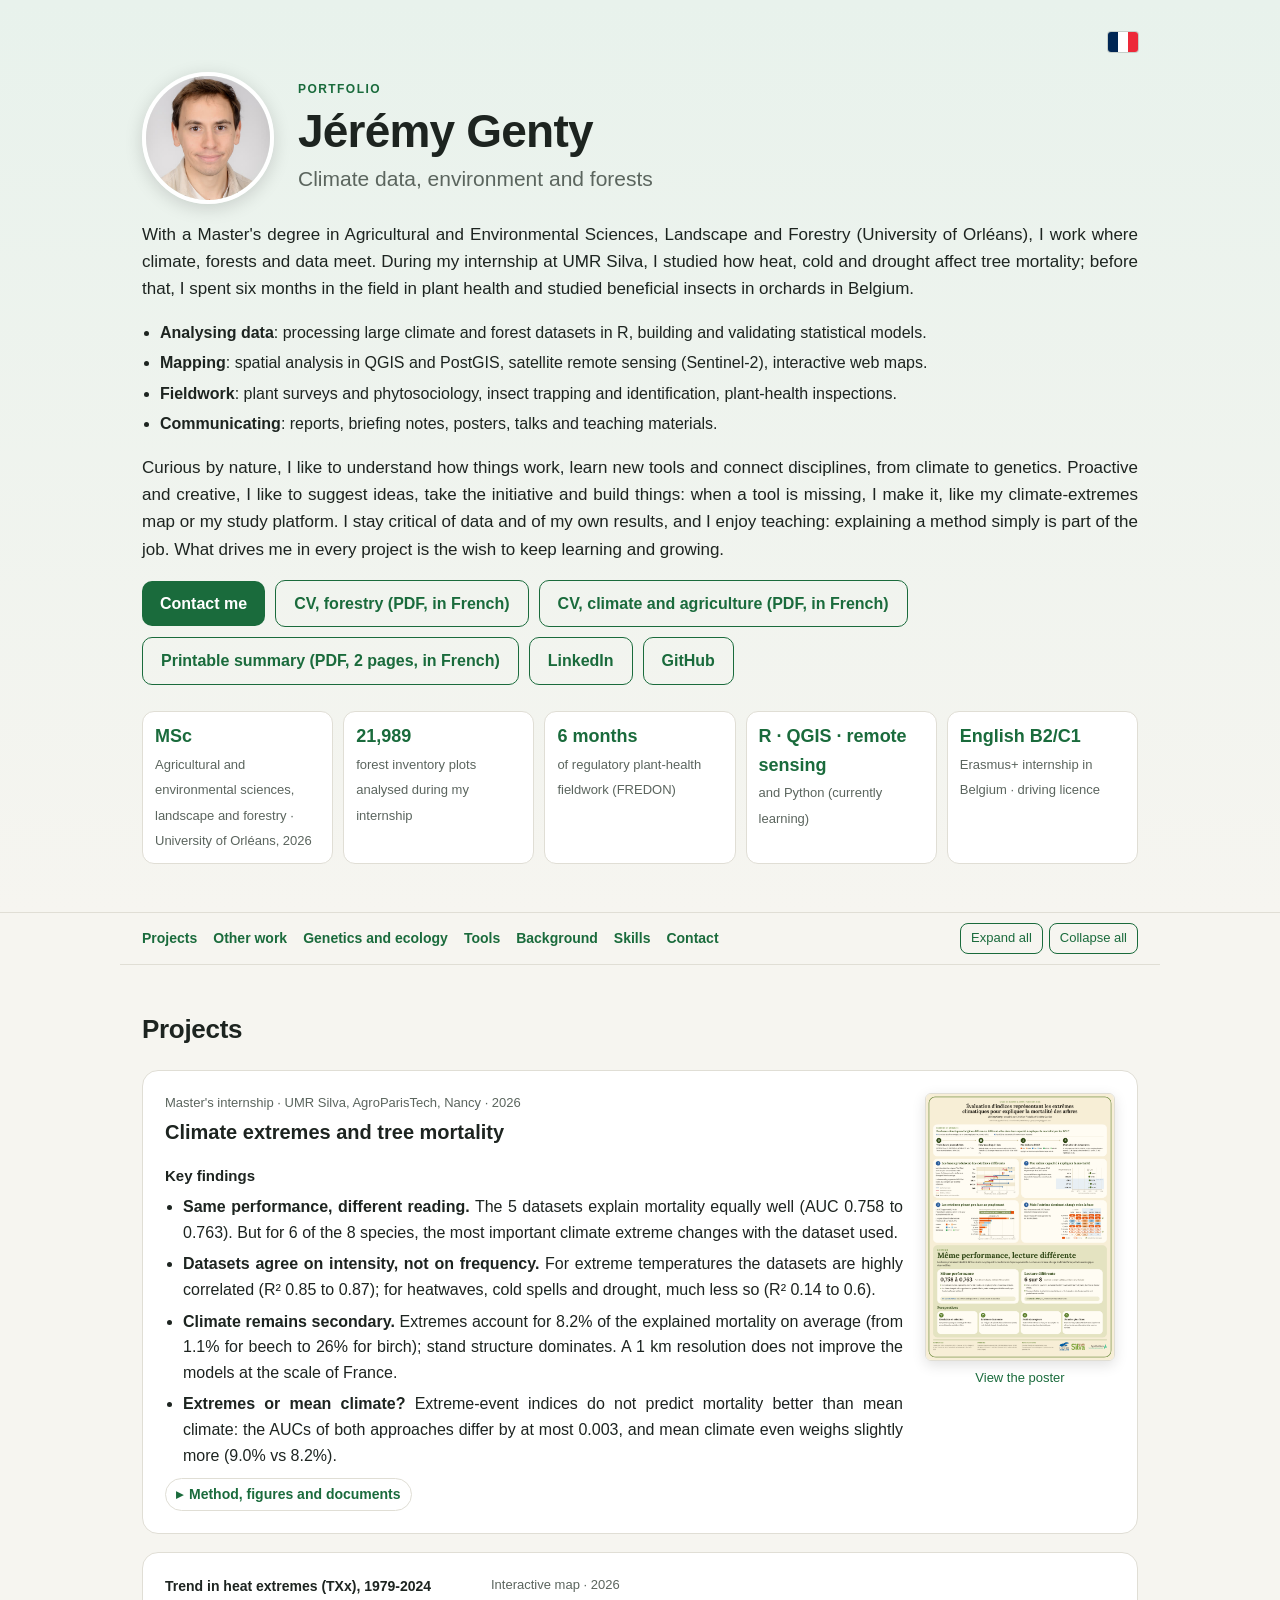
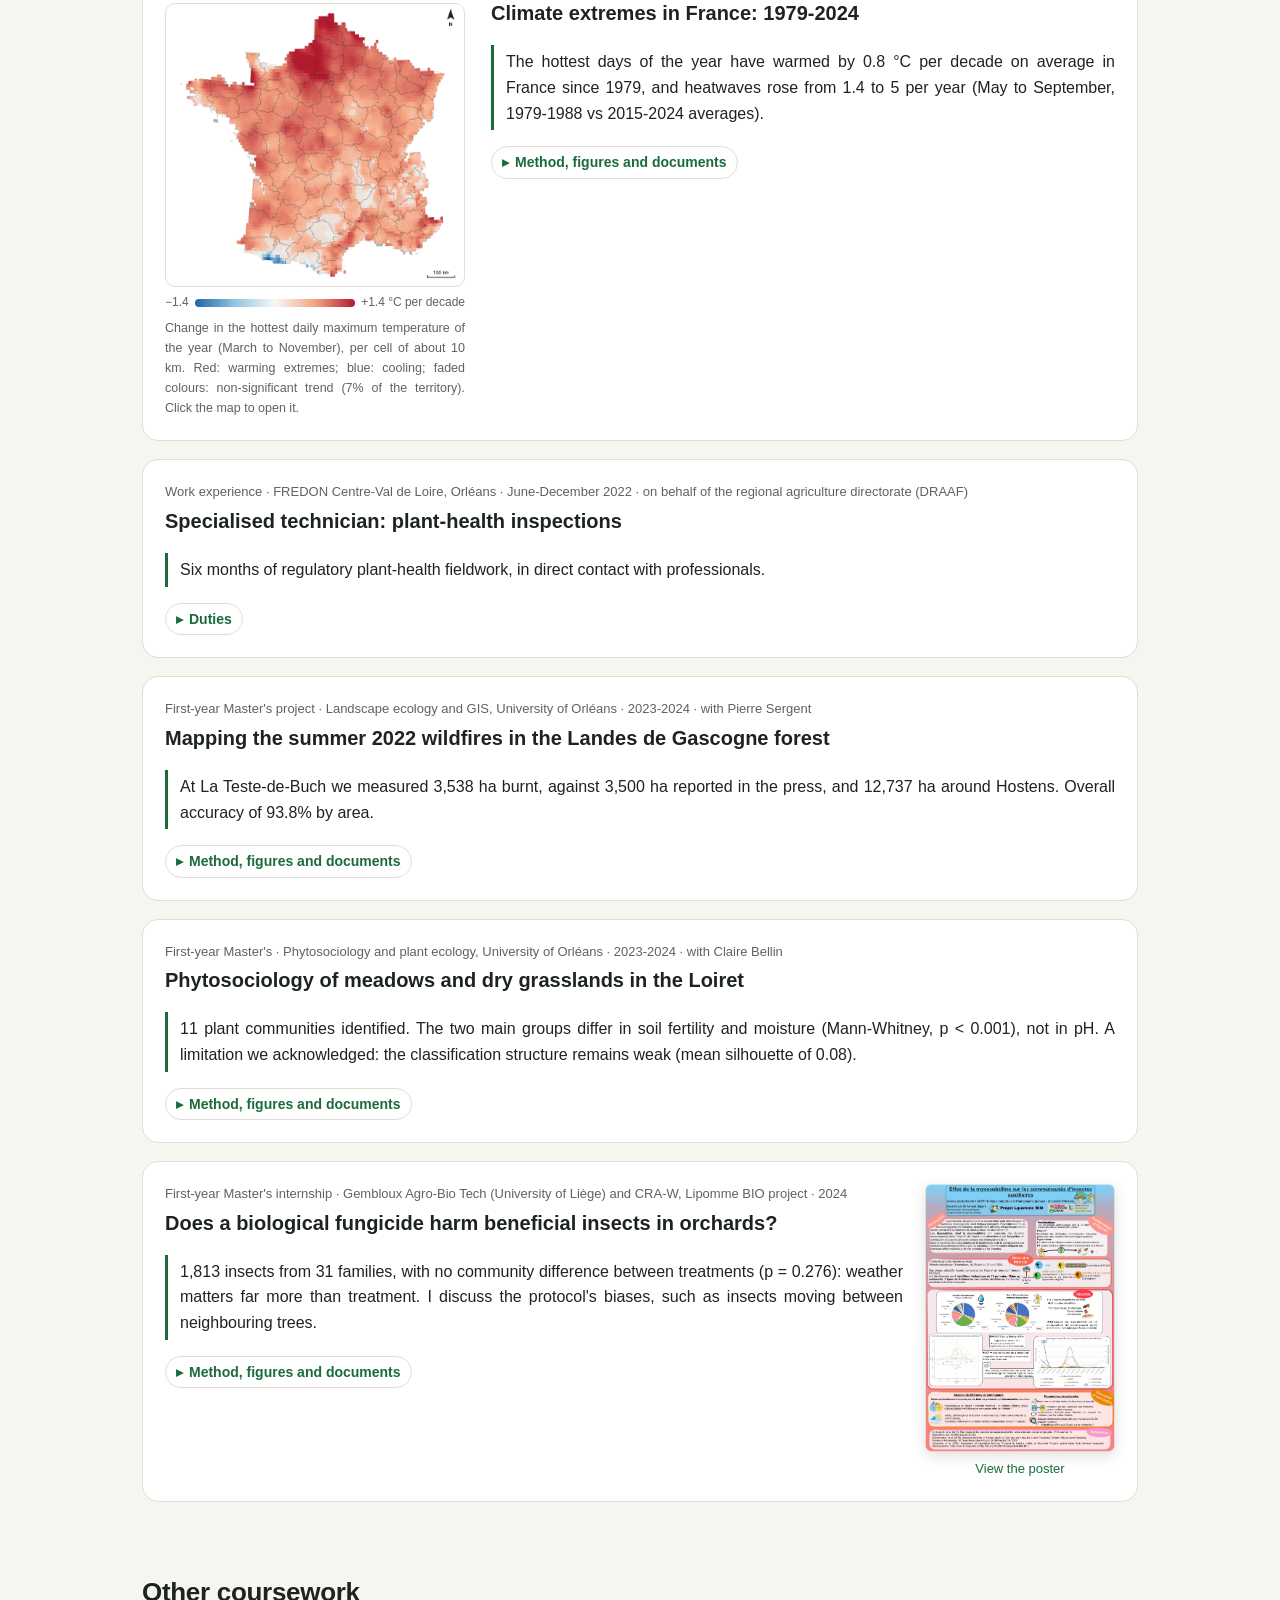
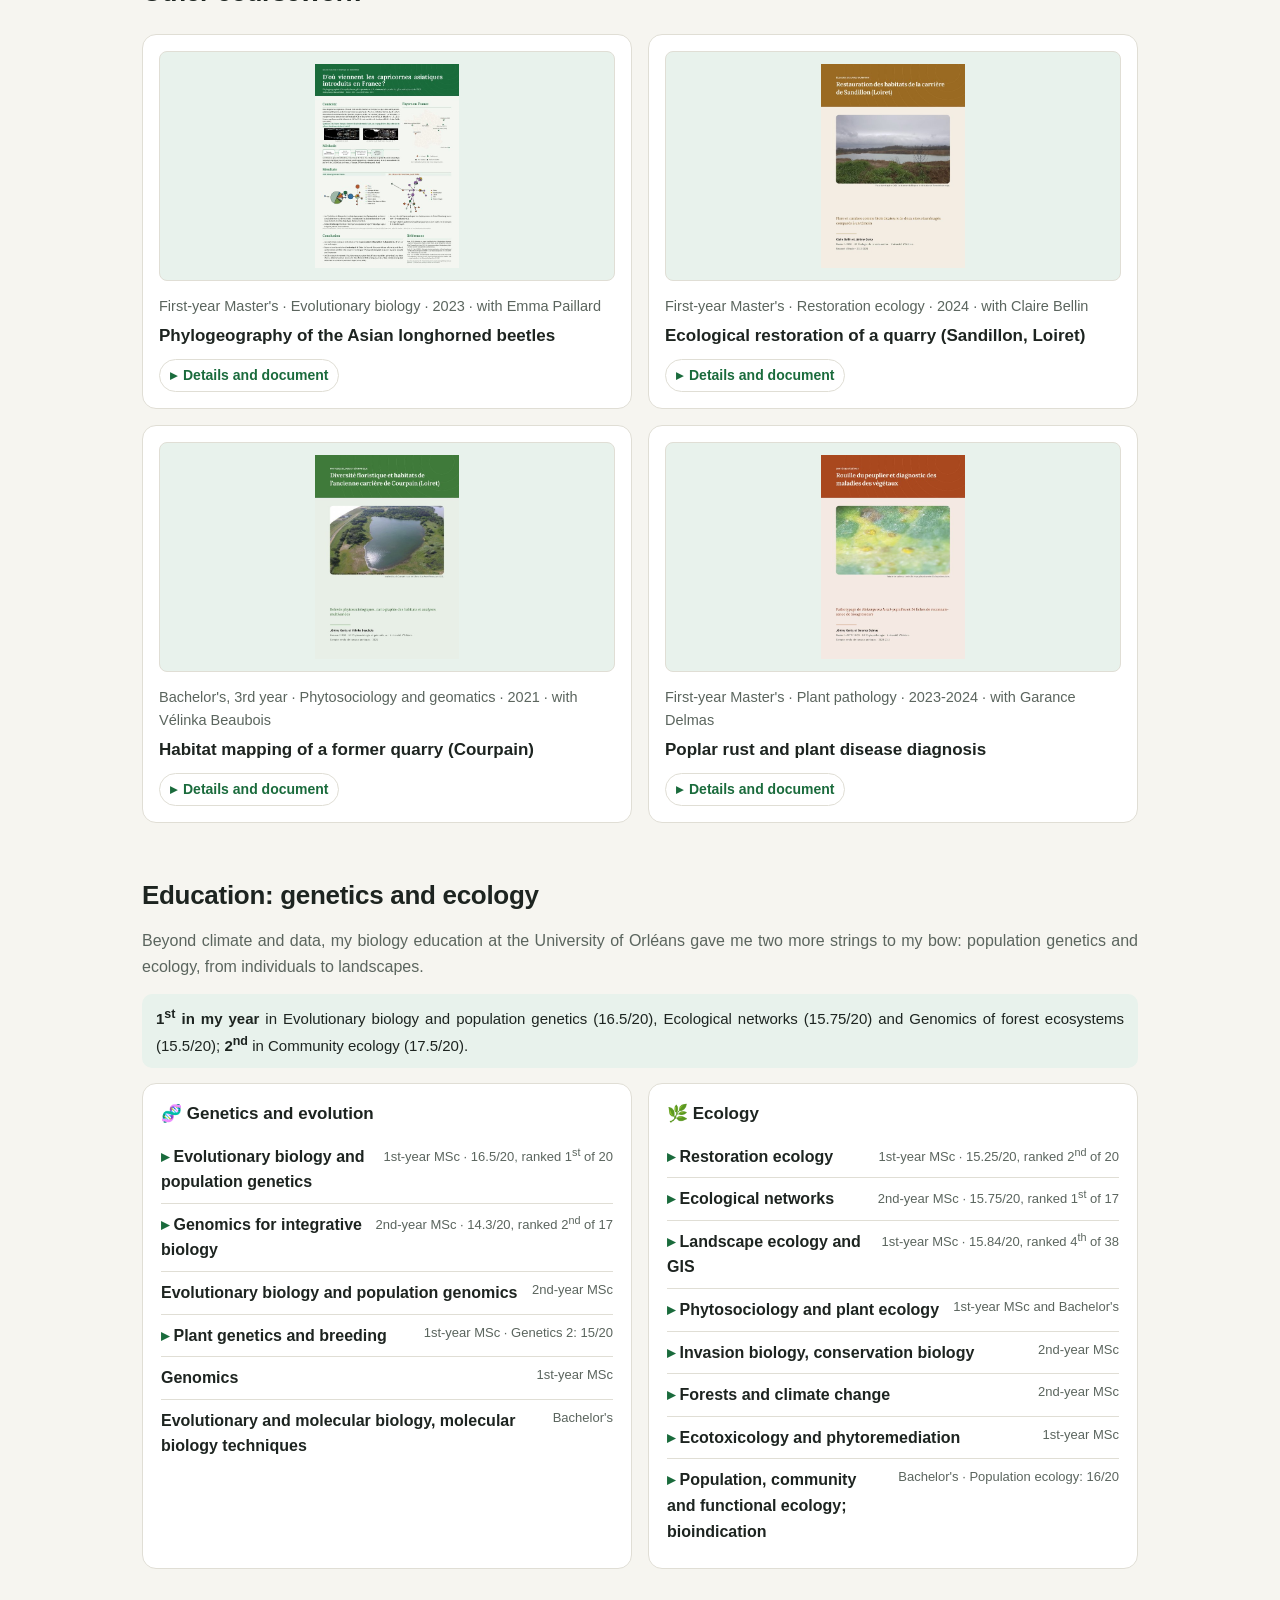
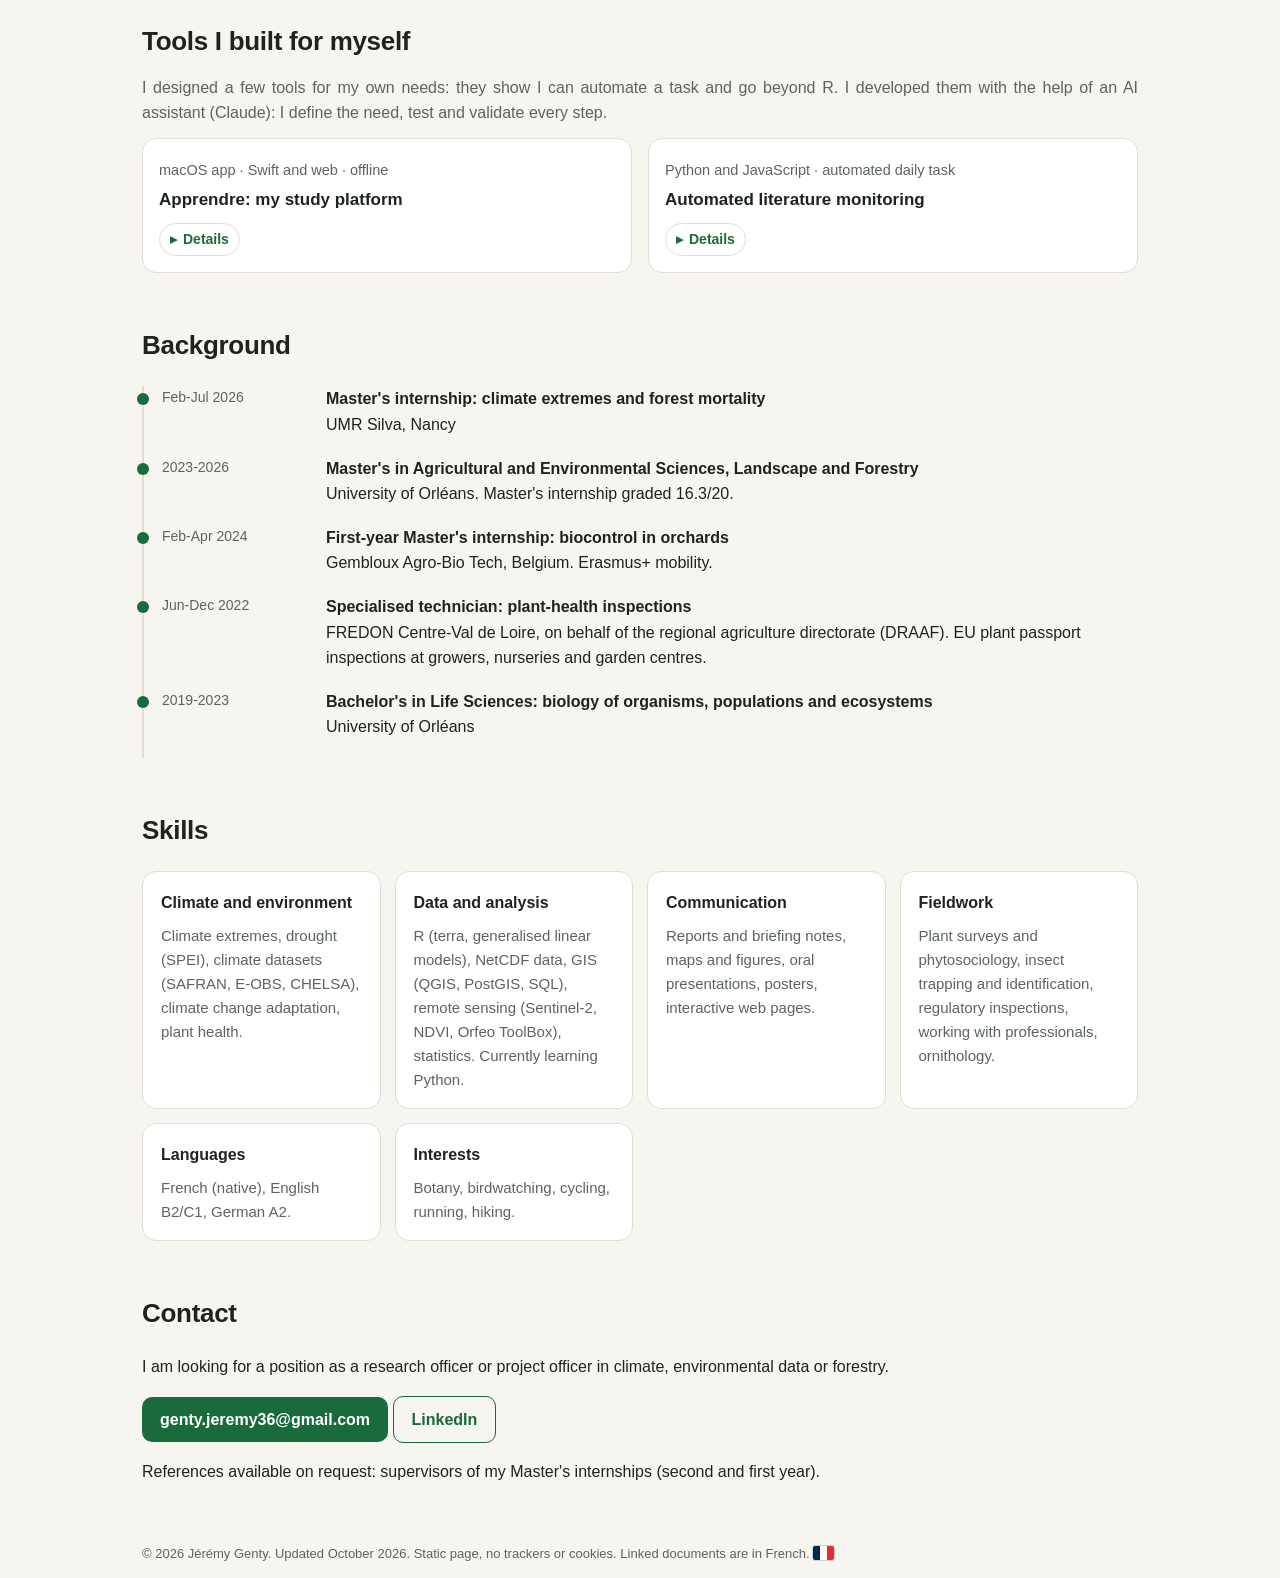
<file: en.html>
<!DOCTYPE html>

<html lang="en">
<head>
<meta content="noindex, nofollow" name="robots"/><meta charset="utf-8"/>
<meta content="width=device-width, initial-scale=1" name="viewport"/>
<title>Jérémy Genty: climate data, environment and forests</title>
<meta content="Portfolio of Jérémy Genty, MSc in Agricultural and Environmental Sciences, Landscape and Forestry (University of Orléans): climate extremes, gridded data, R and GIS." name="description"/>
<link href="style.css?v=20261013b" rel="stylesheet"/>
<meta content="website" property="og:type"/>
<meta content="Jérémy Genty: climate data, environment and forests" property="og:title"/>
<meta content="Portfolio: climate extremes and forest mortality, mapping, remote sensing, ecology and genetics." property="og:description"/>
<meta content="https://jeremygenty36-boop.github.io/images/carte_txx_tendance.png" property="og:image"/><meta content="https://jeremygenty36-boop.github.io/" property="og:url"/>
<meta content="summary_large_image" name="twitter:card"/>
<link href="data:image/svg+xml,&lt;svg xmlns='http://www.w3.org/2000/svg' viewBox='0 0 100 100'&gt;&lt;text y='.9em' font-size='90'&gt;🌲&lt;/text&gt;&lt;/svg&gt;" rel="icon"/>
<link href="index.html" hreflang="fr" rel="alternate"/></head>
<body>
<header class="hero">
<div class="enveloppe"><a class="drapeau" href="index.html" hreflang="fr" title="Version française"><img alt="Version française" height="20" src="images/drapeau_fr.svg" width="30"/></a>
<div class="identite"><img alt="Photo of Jérémy Genty" class="photo" height="132" src="images/photo_jeremy.jpg" width="132"/><div class="identite-txt"><p class="sur">Portfolio</p><h1>Jérémy Genty</h1><p class="titre">Climate data, environment and forests</p></div></div>
<div class="presentation">
<p class="pitch">With a Master's degree in Agricultural and Environmental Sciences, Landscape and Forestry (University of Orléans), I work where climate, forests and data meet. During my internship at UMR Silva, I studied how heat, cold and drought affect tree mortality; before that, I spent six months in the field in plant health and studied beneficial insects in orchards in Belgium.</p>
<ul class="savoir-faire">
<li><b>Analysing data</b>: processing large climate and forest datasets in R, building and validating statistical models.</li>
<li><b>Mapping</b>: spatial analysis in QGIS and PostGIS, satellite remote sensing (Sentinel-2), interactive web maps.</li>
<li><b>Fieldwork</b>: plant surveys and phytosociology, insect trapping and identification, plant-health inspections.</li>
<li><b>Communicating</b>: reports, briefing notes, posters, talks and teaching materials.</li>
</ul>
<p class="pitch">Curious by nature, I like to understand how things work, learn new tools and connect disciplines, from climate to genetics. Proactive and creative, I like to suggest ideas, take the initiative and build things: when a tool is missing, I make it, like my climate-extremes map or my study platform. I stay critical of data and of my own results, and I enjoy teaching: explaining a method simply is part of the job. What drives me in every project is the wish to keep learning and growing.</p>
</div>
<p class="liens"><a class="bouton" href="mailto:genty.jeremy36@gmail.com">Contact me</a>
<a class="bouton secondaire" href="documents/CV_Jeremy_Genty_foret.pdf">CV, forestry (PDF, in French)</a>
<a class="bouton secondaire" href="documents/CV_Jeremy_Genty_climat_agriculture.pdf">CV, climate and agriculture (PDF, in French)</a>
<a class="bouton secondaire" href="documents/Resume_portfolio_Jeremy_Genty.pdf">Printable summary (PDF, 2 pages, in French)</a>
<a class="bouton secondaire" href="https://www.linkedin.com/in/j%C3%A9r%C3%A9my-genty/">LinkedIn</a>
<a class="bouton secondaire" href="https://github.com/jeremygenty36-boop">GitHub</a>
</p><ul class="en-bref">
<li><b>MSc</b><span>Agricultural and environmental sciences, landscape and forestry · University of Orléans, 2026</span></li>
<li><b>21,989</b><span>forest inventory plots analysed during my internship</span></li>
<li><b>6 months</b><span>of regulatory plant-health fieldwork (FREDON)</span></li>
<li><b>R · QGIS · remote sensing</b><span>and Python (currently learning)</span></li>
<li><b>English B2/C1</b><span>Erasmus+ internship in Belgium · driving licence</span></li>
</ul>
</div>
</header><nav aria-label="Contents" class="sommaire enveloppe">
<a href="#projets">Projects</a><a href="#formation">Other work</a><a href="#genetique-ecologie">Genetics and ecology</a><a href="#outils">Tools</a><a href="#parcours">Background</a><a href="#competences">Skills</a><a href="#contact">Contact</a>
<span class="nav-btns"><button id="tout-ouvrir" type="button">Expand all</button><button id="tout-fermer" type="button">Collapse all</button></span>
</nav>
<main class="enveloppe">
<section id="projets">
<h2>Projects</h2>
<article class="projet">
<div>
<p class="etiquette">Master's internship · UMR Silva, AgroParisTech, Nancy · 2026</p>
<h3>Climate extremes and tree mortality</h3>
<h4>Key findings</h4><ul class="cles">
<li><b>Same performance, different reading.</b> The 5 datasets explain mortality equally well (AUC 0.758 to 0.763). But for 6 of the 8 species, the most important climate extreme changes with the dataset used.</li>
<li><b>Datasets agree on intensity, not on frequency.</b> For extreme temperatures the datasets are highly correlated (R² 0.85 to 0.87); for heatwaves, cold spells and drought, much less so (R² 0.14 to 0.6).</li>
<li><b>Climate remains secondary.</b> Extremes account for 8.2% of the explained mortality on average (from 1.1% for beech to 26% for birch); stand structure dominates. A 1 km resolution does not improve the models at the scale of France.</li>
<li><b>Extremes or mean climate?</b> Extreme-event indices do not predict mortality better than mean climate: the AUCs of both approaches differ by at most 0.003, and mean climate even weighs slightly more (9.0% vs 8.2%).</li>
</ul><details class="detail"><summary>Method, figures and documents</summary><p>Climate datasets do not produce the same extremes. Does that choice change what we conclude about forest mortality? I computed 6 extreme-event indices (heat, cold, drought) with 5 climate datasets, two of which I downscaled from 8-10 km to 1 km, then modelled the mortality of 8 tree species on 21,989 National Forest Inventory plots (GLMs in R, BIC selection, 1,000 validation splits).</p><h4>How this fits the literature</h4><p>To my knowledge, few studies focus specifically on the role of climate extremes in forest mortality; the closest is Carletti et al. (2026), on silver fir and Norway spruce. Despite different methods, some trends agree: in spruce the most explanatory variables are also heat-related, and in fir both studies find a role for cold spells (5.5% of importance in my study vs 2.5%). Extremes weigh much more in theirs, however (up to 22% for fir and 29% for spruce): that study focused on pure stands and included autumn extremes, which mine did not.</p><div class="figures">
<figure>
<div class="fig-cadre">
<img alt="Two maps of the Northern Alps: minimum temperature on an 8 km grid, then at 1 km where valleys and ridges appear" loading="lazy" src="images/descente_echelle_alpes.png"/>
<span class="fig-label g">SAFRAN 8 km</span><span class="fig-label d">1 km (downscaled)</span><span class="fig-nord">▲<br/>N</span>
</div>
<div class="fig-legende"><span>−3 °C</span><span class="degrade"></span><span>8.5 °C</span></div>
<figcaption>Mean minimum temperature in 2014 in the Northern Alps. Downscaling (delta method, corrected with the 1 km DIGITALIS data) reveals valleys and ridges.</figcaption>
</figure>
<figure>
<img alt="Table: for each species and climate dataset, the most important climate extreme in the mortality model" loading="lazy" src="images/ece_dominant_par_base.png"/>
<figcaption>The most important extreme in the mortality model, by species and climate dataset. Only black pine and Norway spruce keep the same one (TXx) across all 5 datasets. From my poster.</figcaption>
</figure>
</div><h4>Next steps</h4><ul class="cles">
<li><b>Resolution and selection:</b> understand why more indices enter the models at 1 km.</li>
<li><b>Autumn extremes:</b> include them, since they matter in Carletti et al. (2026).</li>
<li><b>Cold and pests:</b> test the indirect effect of cold through spruce bark beetles, using biotic data.</li>
<li><b>Finer data:</b> examine Météo-France 2.5 km products and feed process-based models such as SurEau.</li>
</ul><p class="qualite"><b>Quality assurance.</b> I published the full processing pipeline openly, with a 17-item register (ERRATA) documenting every error found afterwards and its effect on the results: none invalidates the conclusions, the most exposed being the low weight of drought. Outliers were kept and explained rather than discarded.</p><ul class="outils"><li>R</li><li>terra</li><li>Climpact</li><li>GLM</li><li>NFI data</li><li>Downscaling</li></ul><p class="liens"><a href="https://github.com/jeremygenty36-boop/ece-mortalite-foret/blob/main/docs/rapport_stage_M2_Genty_2026.pdf">Internship report (PDF, in French)</a> · <a href="documents/Poster_stage_M2_Genty_2026.pdf">Poster (PDF, A0, in French)</a> · <a href="documents/Soutenance_stage_M2_Genty_2026.pdf">Defence slides (PDF, 41 slides, in French)</a> · <a href="https://github.com/jeremygenty36-boop/ece-mortalite-foret">Code repository</a> · <a href="https://github.com/jeremygenty36-boop/ece-mortalite-foret/blob/main/ERRATA.md">ERRATA</a></p></details></div>
<a class="poster" href="documents/Poster_stage_M2_Genty_2026.pdf"><img alt="Internship poster preview: same performance, different reading" loading="lazy" src="images/poster_vignette.png"/><span>View the poster</span></a>
</article><article class="projet vedette">
<figure class="vignette-carte"><p class="fig-titre">Trend in heat extremes (TXx), 1979-2024</p><a class="visuel" href="carte/en.html"><img alt="Map of France showing the trend in heat extremes from 1979 to 2024" loading="lazy" src="images/carte_txx_tendance.png"/></a><div class="fig-legende"><span>−1.4</span><span class="degrade-tend"></span><span>+1.4 °C per decade</span></div><figcaption>Change in the hottest daily maximum temperature of the year (March to November), per cell of about 10 km. Red: warming extremes; blue: cooling; faded colours: non-significant trend (7% of the territory). Click the map to open it.</figcaption></figure>
<div>
<p class="etiquette">Interactive map · 2026</p>
<h3>Climate extremes in France: 1979-2024</h3>
<p class="resultat">The hottest days of the year have warmed by 0.8 °C per decade on average in France since 1979, and heatwaves rose from 1.4 to 5 per year (May to September, 1979-1988 vs 2015-2024 averages).</p>
<details class="detail"><summary>Method, figures and documents</summary><p>Six heat, cold and drought indices (including heatwaves and cold spells), year by year, across mainland France. I recomputed the indices from the European E-OBS observations (11 GB of daily data) with the method of my internship, then built an interactive map: year-by-year animation, 10-year extremes, trends with their significance, and the time series of any location on click.</p><p>The map connects to my internship: for each index it shows its weight in the mortality models of 8 tree species and each species' response curve, and a second layer maps the mortality observed in the National Forest Inventory by département.</p><ul class="outils"><li>R</li><li>NetCDF</li><li>SPEI</li><li>JavaScript</li><li>Mapping</li></ul><p class="liens"><a href="carte/en.html">Open the map</a> · <a href="https://github.com/jeremygenty36-boop/carte-extremes-climatiques">Code</a></p></details></div>
</article>
<article class="projet" id="fredon">
<div>
<p class="etiquette">Work experience · FREDON Centre-Val de Loire, Orléans · June-December 2022 · on behalf of the regional agriculture directorate (DRAAF)</p>
<h3>Specialised technician: plant-health inspections</h3>
<p class="resultat">Six months of regulatory plant-health fieldwork, in direct contact with professionals.</p>
<details class="detail"><summary>Duties</summary>
<ul class="cles">
<li><b>Inspections for the EU plant passport</b> at growers, nurseries and garden centres.</li>
<li><b>Surveys of gardens, green spaces and infrastructure (JEVI).</b></li>
<li><b>Written inspection reports</b> and discussions with the inspected businesses.</li>
</ul>
<ul class="outils"><li>Plant health</li><li>Regulation</li><li>Fieldwork</li><li>Working with professionals</li></ul>
</details>
</div>
</article>
<article class="projet" id="landes">
<div>
<p class="etiquette">First-year Master's project · Landscape ecology and GIS, University of Orléans · 2023-2024 · with Pierre Sergent</p>
<h3>Mapping the summer 2022 wildfires in the Landes de Gascogne forest</h3>
<p class="resultat">At La Teste-de-Buch we measured 3,538 ha burnt, against 3,500 ha reported in the press, and 12,737 ha around Hostens. Overall accuracy of 93.8% by area.</p>
<details class="detail"><summary>Method, figures and documents</summary><p>From two Sentinel-2 images (September 2021 and September 2022), we mapped the forests burnt by the two large fires of summer 2022: before/after vegetation index (NDVI) difference, forest mask from the OSO land-cover map, thresholding into three probability classes, sieving and vectorisation in QGIS and Orfeo ToolBox, then validation by photo-interpretation of 50 polygons per class.</p><figure class="seule">
<img alt="Map of areas burnt in 2022 between the Arcachon basin and Hostens, in three probability classes" loading="lazy" src="images/landes_incendies_2022.jpg"/>
<figcaption>Final map: burnt areas by detection probability over a Sentinel-2 image. We also point out limitations, such as misclassifications in the OSO map.</figcaption>
</figure><ul class="outils"><li>Sentinel-2</li><li>NDVI</li><li>QGIS</li><li>Orfeo ToolBox</li><li>Photo-interpretation</li></ul><p class="liens"><a href="documents/Incendies_Landes_2022_Genty_Sergent.pdf">Full presentation (PDF, 40 slides, in French)</a></p></details></div>
</article>
<article class="projet" id="phyto">
<div>
<p class="etiquette">First-year Master's · Phytosociology and plant ecology, University of Orléans · 2023-2024 · with Claire Bellin</p>
<h3>Phytosociology of meadows and dry grasslands in the Loiret</h3>
<p class="resultat">11 plant communities identified. The two main groups differ in soil fertility and moisture (Mann-Whitney, p &lt; 0.001), not in pH. A limitation we acknowledged: the classification structure remains weak (mean silhouette of 0.08).</p>
<details class="detail"><summary>Method, figures and documents</summary><p>From 258 vegetation relevés at three sites in the Loiret (Saint-Mesmin, Tavers, Guilly), we grouped the relevés by hierarchical clustering (chord distance, Ward's method), chose the number of groups with silhouette and OptimClass, assigned each group to a described syntaxon (association or alliance), then compared groups with ecograms and a synoptic table to propose suitable management.</p><figure class="seule">
<img alt="Dendrogram of the 258 relevés split into two main groups and eleven clusters" loading="lazy" src="images/phyto_dendrogramme.jpg"/>
<figcaption>Dendrogram of the relevés: two main groups and 11 clusters, then assigned to described syntaxa.</figcaption>
</figure><ul class="outils"><li>Botany</li><li>Field surveys</li><li>Classification</li><li>R</li><li>Habitat management</li></ul><p class="liens"><a href="documents/Phytosociologie_Loiret_Bellin_Genty.pdf">Presentation slides (PDF, in French)</a></p></details></div>
</article>
<article class="projet">
<div>
<p class="etiquette">First-year Master's internship · Gembloux Agro-Bio Tech (University of Liège) and CRA-W, Lipomme BIO project · 2024</p>
<h3>Does a biological fungicide harm beneficial insects in orchards?</h3>
<p class="resultat">1,813 insects from 31 families, with no community difference between treatments (p = 0.276): weather matters far more than treatment. I discuss the protocol's biases, such as insects moving between neighbouring trees.</p>
<details class="detail"><summary>Method, figures and documents</summary><p>Mycosubtilin, an antifungal molecule of bacterial origin, is being studied as an alternative to copper and sulphur against apple scab. I compared insects caught in yellow traps under four treatments (water, mycosubtilin, sulphur and copper, GAWI method), on 4 replicates of 10 apple trees over 18 weeks: family-level identification, principal component analysis and Kruskal-Wallis test in R.</p><ul class="outils"><li>Fieldwork</li><li>Entomology</li><li>R</li><li>Statistics</li><li>Poster</li></ul><p class="liens"><a href="documents/Poster_stage_M1_Genty_2024.pdf">Poster (PDF, in French)</a></p></details></div>
<a class="poster" href="documents/Poster_stage_M1_Genty_2024.pdf"><img alt="Preview of the first-year Master's internship poster on mycosubtilin and beneficial insects" loading="lazy" src="images/poster_m1_vignette.jpg"/><span>View the poster</span></a>
</article>
</section>
<section id="formation">
<h2>Other coursework</h2>
<div class="travaux">
<article class="travail" id="capricorne">
<a href="documents/Poster_capricorne_asiatique_Genty_Paillard.pdf"><img alt="Preview of the poster on the phylogeography of the Asian longhorned beetles" class="document" loading="lazy" src="images/capricorne_poster.jpg"/></a>
<div>
<p class="etiquette">First-year Master's · Evolutionary biology · 2023 · with Emma Paillard</p>
<h3>Phylogeography of the Asian longhorned beetles</h3>
<details class="detail"><summary>Details and document</summary><p>Tracing the invasion routes of <i>Anoplophora glabripennis</i> and <i>A. chinensis</i> in France from the mitochondrial COI gene (195 sequences), with haplotype networks redone in R: the Royan outbreak comes directly from China, not from Italy, and the Gien outbreak carries its own haplotype.</p><ul class="outils"><li>Invasive species</li><li>Forest health</li><li>Genetics</li></ul><p class="liens"><a href="documents/Poster_capricorne_asiatique_Genty_Paillard.pdf">Poster (PDF, in French)</a></p></details></div>
</article>
<article class="travail" id="sandillon">
<a href="documents/Restauration_carriere_Sandillon_Bellin_Genty.pdf"><img alt="Cover page of the report on the restoration of the Sandillon quarry" class="document" loading="lazy" src="images/couv_sandillon.jpg"/></a>
<div>
<p class="etiquette">First-year Master's · Restoration ecology · 2024 · with Claire Bellin</p>
<h3>Ecological restoration of a quarry (Sandillon, Loiret)</h3>
<details class="detail"><summary>Details and document</summary><p>Comparing areas quarried until 2006 and 2016 with a control area: bird point counts, ground-beetle pitfall traps, reptile boards, plant surveys; Jaccard similarity, Raunkiaer life forms, Ellenberg indicator values.</p><ul class="outils"><li>Fauna and flora surveys</li><li>Restoration</li><li>QGIS</li><li>R</li></ul><p class="liens"><a href="documents/Restauration_carriere_Sandillon_Bellin_Genty.pdf">Report (PDF, 11 pages, in French)</a></p></details></div>
</article>
<article class="travail" id="courpain">
<a href="documents/Habitats_carriere_Courpain_Genty_Beaubois.pdf"><img alt="Cover page of the report on the habitats of the Courpain quarry" class="document" loading="lazy" src="images/couv_courpain.jpg"/></a>
<div>
<p class="etiquette">Bachelor's, 3rd year · Phytosociology and geomatics · 2021 · with Vélinka Beaubois</p>
<h3>Habitat mapping of a former quarry (Courpain)</h3>
<details class="detail"><summary>Details and document</summary><p>On a restored 17 ha quarry: georeferenced vegetation relevés, habitat map in QGIS (4.2 ha of grasslands and meadows, 5.1 ha of open water), factor analyses and dendrograms distinguishing three main vegetation types.</p><ul class="outils"><li>Habitat mapping</li><li>GPS</li><li>QGIS</li><li>Phytosociology</li></ul><p class="liens"><a href="documents/Habitats_carriere_Courpain_Genty_Beaubois.pdf">Report (PDF, in French)</a></p></details></div>
</article>
<article class="travail">
<a href="documents/Rouille_peuplier_phytopathologie_Genty_Delmas.pdf"><img alt="Cover page of the report on poplar rust and plant disease diagnosis" class="document" loading="lazy" src="images/couv_rouille.jpg"/></a>
<div>
<p class="etiquette">First-year Master's · Plant pathology · 2023-2024 · with Garance Delmas</p>
<h3>Poplar rust and plant disease diagnosis</h3>
<details class="detail"><summary>Details and document</summary><p>Pathotyping strains of <i>Melampsora larici-populina</i> on poplar clones: one strain characterised, the other uninterpretable because the control was not infected, which we discuss. Then 24 diagnostic sheets: powdery mildews, rusts, galls, mistletoe, fire blight, viruses.</p><ul class="outils"><li>Plant pathology</li><li>Forest health</li><li>Diagnostic</li></ul><p class="liens"><a href="documents/Rouille_peuplier_phytopathologie_Genty_Delmas.pdf">Report (PDF, in French)</a></p></details></div>
</article>
</div>
</section>
<section id="genetique-ecologie">
<h2>Education: genetics and ecology</h2>
<p class="intro-section">Beyond climate and data, my biology education at the University of Orléans gave me two more strings to my bow: population genetics and ecology, from individuals to landscapes.</p>
<p class="points-forts"><b>1<sup>st</sup> in my year</b> in Evolutionary biology and population genetics (16.5/20), Ecological networks (15.75/20) and Genomics of forest ecosystems (15.5/20); <b>2<sup>nd</sup></b> in Community ecology (17.5/20).</p>
<div class="deux-col">
<div class="col-ue">
<h3>🧬 Genetics and evolution</h3>
<ul class="ue">
<li class="depliable"><details class="ue-detail"><summary><b>Evolutionary biology and population genetics</b><span>1st-year MSc · 16.5/20, ranked 1<sup>st</sup> of 20</span></summary><small>Phylogeography, subdivided populations and migration models.</small><small class="rendu">Coursework: <a href="#capricorne">poster on the phylogeography of the Asian longhorned beetles</a>; a five-person paper presentation on the phylogeography of cheetahs in Africa and Asia (Charruau et al., 2011) and its implications for conservation. <a href="documents/Phylogeographie_guepard_Genty_Paillard_Sergent_Bellin_Moussa.pdf">Slides (PDF, 39 slides, in French)</a></small></details></li>
<li class="depliable"><details class="ue-detail"><summary><b>Genomics for integrative biology</b><span>2nd-year MSc · 14.3/20, ranked 2<sup>nd</sup> of 17</span></summary><small>Including a case study in the genomics of forest ecosystems (15.5/20, ranked 1<sup>st</sup>) and an introduction to bioinformatics.</small><small class="rendu">Coursework: a four-person paper presentation on the epigenetics of tree-fungus interactions: DNA hypomethylation of the host tree impairs its symbiosis with an ectomycorrhizal fungus (Vigneaud et al., 2023).</small></details></li>
<li><b>Evolutionary biology and population genomics</b><span>2nd-year MSc</span></li>
<li class="depliable"><details class="ue-detail"><summary><b>Plant genetics and breeding</b><span>1st-year MSc · Genetics 2: 15/20</span></summary><small class="rendu">Individual report: drought resistance of two poplar genotypes (Skado, Koster) under different nitrogen supply, measured by P50 (the water tension causing 50% embolism) from vulnerability curves in R. In Skado, P50 differs significantly between low and optimal nitrogen. <a href="documents/Cavitation_peuplier_Genty_2024.pdf">Report (PDF, in French)</a></small></details></li>
<li><b>Genomics</b><span>1st-year MSc</span></li>
<li><b>Evolutionary and molecular biology, molecular biology techniques</b><span>Bachelor's</span></li>
</ul>
</div>
<div class="col-ue">
<h3>🌿 Ecology</h3>
<ul class="ue">
<li class="depliable"><details class="ue-detail"><summary><b>Restoration ecology</b><span>1st-year MSc · 15.25/20, ranked 2<sup>nd</sup> of 20</span></summary><small>Including Community ecology: concepts and tools (17.5/20).</small><small class="rendu">Coursework: <a href="#sandillon">report on the restoration of the Sandillon quarry</a> (bird, ground-beetle, reptile and plant surveys; analyses in R).</small></details></li>
<li class="depliable"><details class="ue-detail"><summary><b>Ecological networks</b><span>2nd-year MSc · 15.75/20, ranked 1<sup>st</sup> of 17</span></summary><small class="rendu">R practical: comparing plant-insect interaction networks in ornamental and wild settings (connectance, nestedness, compartments; bipartite and igraph packages).</small></details></li>
<li class="depliable"><details class="ue-detail"><summary><b>Landscape ecology and GIS</b><span>1st-year MSc · 15.84/20, ranked 4<sup>th</sup> of 38</span></summary><small class="rendu">Coursework: <a href="#landes">mapping of the 2022 wildfires in the Landes</a> (Sentinel-2, QGIS).</small></details></li>
<li class="depliable"><details class="ue-detail"><summary><b>Phytosociology and plant ecology</b><span>1st-year MSc and Bachelor's</span></summary><small class="rendu">Coursework: <a href="#phyto">presentation on the meadows and grasslands of the Loiret</a> (MSc); <a href="#courpain">habitat mapping at Courpain</a> (Bachelor's).</small></details></li>
<li class="depliable"><details class="ue-detail"><summary><b>Invasion biology, conservation biology</b><span>2nd-year MSc</span></summary><small class="rendu">Coursework: a video analysing a paper on the invasion of the yellow-legged hornet in Europe (Arca et al., 2015), 8 min, with Claire Bellin (in French); a concept map of conservation biology (group of four).</small><video class="video-ue" controls="" poster="images/frelon_video_apercu.jpg" preload="none" src="documents/Frelon_asiatique_analyse_article_Genty_Bellin.mp4">Your browser cannot play this video: <a href="documents/Frelon_asiatique_analyse_article_Genty_Bellin.mp4">download it</a>.</video></details></li>
<li class="depliable"><details class="ue-detail"><summary><b>Forests and climate change</b><span>2nd-year MSc</span></summary><small>Adaptation challenges and levers, forest health monitoring.</small></details></li>
<li class="depliable"><details class="ue-detail"><summary><b>Ecotoxicology and phytoremediation</b><span>1st-year MSc</span></summary><small class="rendu">Report with Claire Bellin: phytostabilisation of metals in a mining soil planted with willow, assisted by biochar.</small></details></li>
<li class="depliable"><details class="ue-detail"><summary><b>Population, community and functional ecology; bioindication</b><span>Bachelor's · Population ecology: 16/20</span></summary><small class="rendu">Coursework: soil-science report on the soils of the Orléans state forest (Ingrannes block), with Robin Cascales.</small></details></li>
</ul>
</div>
</div>
</section>
<section id="outils">
<h2>Tools I built for myself</h2>
<p class="intro-section">I designed a few tools for my own needs: they show I can automate a task and go beyond R. I developed them with the help of an AI assistant (Claude): I define the need, test and validate every step.</p>
<div class="travaux">
<article class="travail"><div>
<p class="etiquette">macOS app · Swift and web · offline</p>
<h3>Apprendre: my study platform</h3>
<details class="detail"><summary>Details</summary>
<p>Lessons and over 800 multiple-choice questions with explanations, reviewed with spaced repetition: botany, statistics, R, Python (with a built-in Python console), SQL. I use it to dig into a new subject from the documentation I gather.</p>
<ul class="outils"><li>Swift</li><li>JavaScript</li><li>Learning</li></ul>
</details>
</div></article>
<article class="travail"><div>
<p class="etiquette">Python and JavaScript · automated daily task</p>
<h3>Automated literature monitoring</h3>
<details class="detail"><summary>Details</summary>
<p>Every morning, a script queries the OpenAlex bibliographic database on my topics (forest dieback, climate extremes, remote sensing, forest health…) and shows me the new papers. One click sends a paper to Zotero with its open-access PDF and files it automatically in the right folder.</p>
<ul class="outils"><li>Python</li><li>API OpenAlex</li><li>Zotero</li><li>Automation</li></ul>
</details>
</div></article>
</div>
</section><section id="parcours">
<h2>Background</h2>
<ol class="frise">
<li><span class="date">Feb-Jul 2026</span><div><b>Master's internship: climate extremes and forest mortality</b><br/>UMR Silva, Nancy</div></li>
<li><span class="date">2023-2026</span><div><b>Master's in Agricultural and Environmental Sciences, Landscape and Forestry</b><br/>University of Orléans. Master's internship graded 16.3/20.</div></li>
<li><span class="date">Feb-Apr 2024</span><div><b>First-year Master's internship: biocontrol in orchards</b><br/>Gembloux Agro-Bio Tech, Belgium. Erasmus+ mobility.</div></li>
<li><span class="date">Jun-Dec 2022</span><div><b>Specialised technician: plant-health inspections</b><br/>FREDON Centre-Val de Loire, on behalf of the regional agriculture directorate (DRAAF). EU plant passport inspections at growers, nurseries and garden centres.</div></li>
<li><span class="date">2019-2023</span><div><b>Bachelor's in Life Sciences: biology of organisms, populations and ecosystems</b><br/>University of Orléans</div></li>
</ol>
</section>
<section id="competences">
<h2>Skills</h2>
<div class="grille">
<div><h3>Climate and environment</h3><p>Climate extremes, drought (SPEI), climate datasets (SAFRAN, E-OBS, CHELSA), climate change adaptation, plant health.</p></div>
<div><h3>Data and analysis</h3><p>R (terra, generalised linear models), NetCDF data, GIS (QGIS, PostGIS, SQL), remote sensing (Sentinel-2, NDVI, Orfeo ToolBox), statistics. Currently learning Python.</p></div>
<div><h3>Communication</h3><p>Reports and briefing notes, maps and figures, oral presentations, posters, interactive web pages.</p></div>
<div><h3>Fieldwork</h3><p>Plant surveys and phytosociology, insect trapping and identification, regulatory inspections, working with professionals, ornithology.</p></div>
<div><h3>Languages</h3><p>French (native), English B2/C1, German A2.</p></div>
<div><h3>Interests</h3><p>Botany, birdwatching, cycling, running, hiking.</p></div></div>
</section>
<section class="contact" id="contact">
<h2>Contact</h2>
<p>I am looking for a position as a research officer or project officer in climate, environmental data or forestry.</p>
<p><a class="bouton" href="mailto:genty.jeremy36@gmail.com">genty.jeremy36@gmail.com</a> <a class="bouton secondaire" href="https://www.linkedin.com/in/j%C3%A9r%C3%A9my-genty/">LinkedIn</a></p>
<p class="references">References available on request: supervisors of my Master's internships (second and first year).</p></section>
</main>
<footer class="enveloppe"><p>© 2026 Jérémy Genty. Updated October 2026. Static page, no trackers or cookies. Linked documents are in French. <a href="index.html" hreflang="fr" title="Version française"><img alt="Version française" class="drapeau-pied" height="14" src="images/drapeau_fr.svg" width="21"/></a></p></footer>
<script>
document.getElementById("tout-ouvrir").onclick = () => document.querySelectorAll("details").forEach(d => d.open = true);
document.getElementById("tout-fermer").onclick = () => document.querySelectorAll("details").forEach(d => d.open = false);
// un lien interne vers un element replie l'ouvre
document.querySelectorAll('a[href^="#"]').forEach(a => a.addEventListener("click", () => {
  const c = document.querySelector(a.getAttribute("href")); if (!c) return;
  let d = c.closest("details"); while (d) { d.open = true; d = d.parentElement.closest("details"); }
  c.querySelectorAll(":scope > div > details.detail").forEach(x => x.open = true);
}));
</script></body>
</html>
</file>
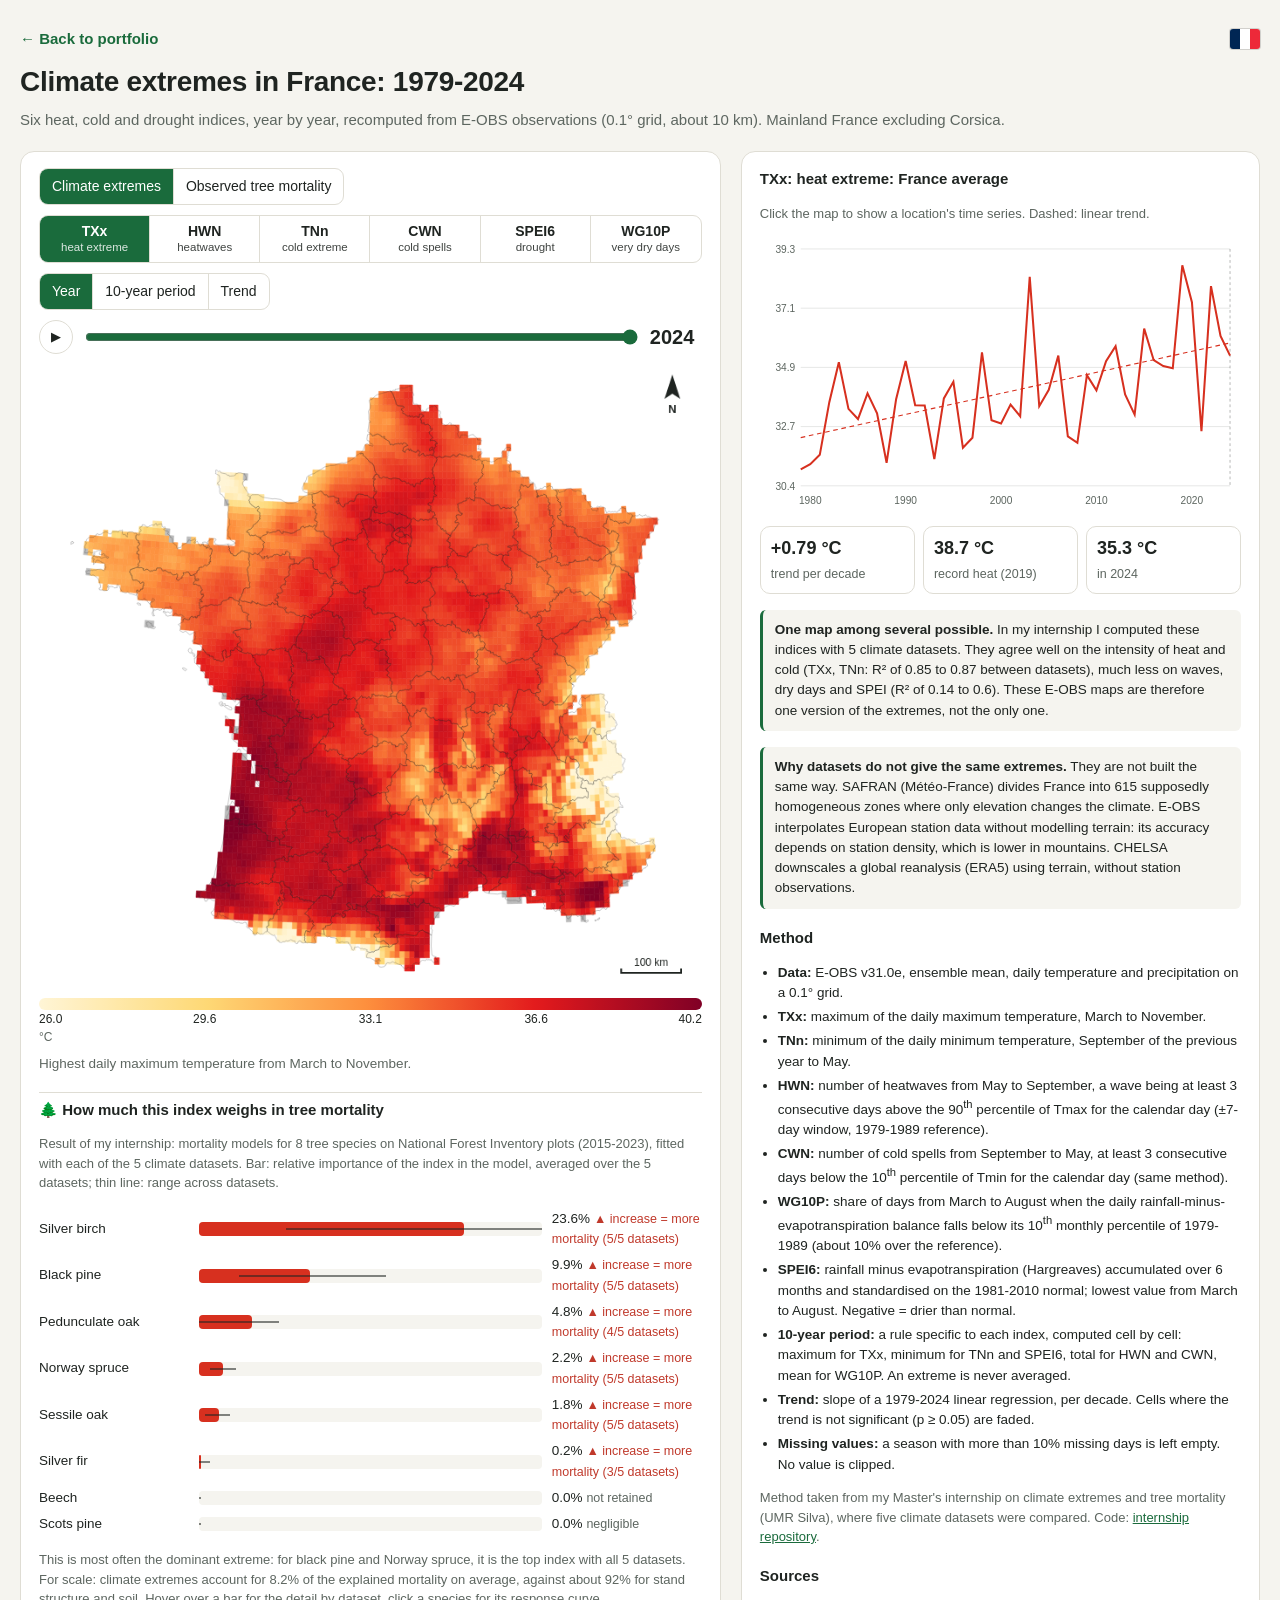
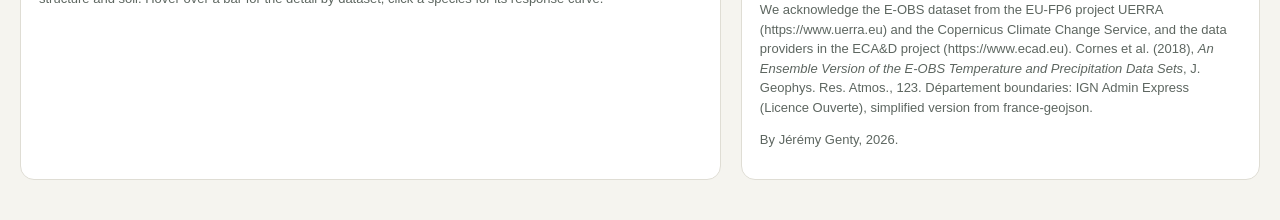
<file: carte/en.html>
<!DOCTYPE html>

<html lang="en">
<head>
<meta content="noindex, nofollow" name="robots"/><meta charset="utf-8"/>
<meta content="width=device-width, initial-scale=1" name="viewport"/>
<title>Climate extremes in France: 1979-2024</title>
<meta content="Interactive map of heat, cold and drought extremes in mainland France (1979-2024), recomputed from E-OBS." name="description"/>
<link href="style.css?v=20261013b" rel="stylesheet"/>
<link href="index.html" hreflang="fr" rel="alternate"/></head>
<body>
<header><nav class="barre-haut"><a class="retour" href="../en.html">← Back to portfolio</a><a class="drapeau" href="index.html" hreflang="fr" title="Version française"><img alt="Version française" height="20" src="drapeau_fr.svg" width="30"/></a></nav>
<h1>Climate extremes in France: 1979-2024</h1>
<p class="sous">Six heat, cold and drought indices, year by year, recomputed from E-OBS observations (0.1° grid, about 10 km). Mainland France excluding Corsica.</p>
</header>
<main>
<section class="panneau carte-zone">
<div class="controles">
<div aria-label="Layer" class="groupe" id="choix-couche" role="tablist">
<button class="actif" data-couche="climat">Climate extremes</button>
<button data-couche="mortalite">Observed tree mortality</button>
</div>
</div>
<div class="controles" hidden="" id="ctl-mort">
<select aria-label="Species" id="essence"></select>
<small>share of National Forest Inventory plots where at least one tree of the species died (2015-2023)</small>
</div>
<div id="ctl-climat">
<div class="controles">
<div aria-label="Index" class="groupe" id="choix-indice" role="tablist"></div>
<div aria-label="Display" class="groupe" id="choix-mode" role="tablist">
<button class="actif" data-mode="annee">Year</button>
<button data-mode="periode">10-year period</button>
<button data-mode="tendance">Trend</button>
</div>
</div>
</div>
<div class="controles" id="ctl-annee">
<button class="rond" id="lecture" title="Animate years">▶</button>
<input aria-label="Year" id="annee" max="2024" min="1979" type="range" value="2024"/>
<strong id="annee-txt">2024</strong>
</div>
<div class="controles" hidden="" id="ctl-periode">
<select aria-label="Period" id="periode"></select>
<small id="periode-aide"></small>
</div>
<div class="carte-wrap">
<canvas aria-label="Map of France for the selected index" height="720" id="carte" width="760"></canvas>
<div hidden="" id="infobulle"></div>
</div>
<div id="legende"></div>
<p class="def" id="definition"></p>
<div id="mortalite-zone">
<h2>🌲 How much this index weighs in tree mortality</h2>
<p class="aide">Result of my internship: mortality models for 8 tree species on National Forest Inventory plots (2015-2023), fitted with each of the 5 climate datasets. Bar: relative importance of the index in the model, averaged over the 5 datasets; thin line: range across datasets.</p>
<div id="mortalite"></div>
<p class="aide" id="mortalite-note"></p>
<div hidden="" id="courbe-zone">
<h3 id="courbe-titre"></h3>
<svg aria-label="Mortality response curve to the index" id="courbe" role="img" viewbox="0 0 520 250"></svg>
<p class="aide">Illustrative curve: a model refitted once per species and dataset on all plots (predicted share of dead trees), with the index varying over its usual range and other variables held at their mean. The importances and directions above come from the 1,000 splits of the main model.</p>
</div>
</div>
<div hidden="" id="mort-obs-info">
<h2>🌲 Reading this map</h2>
<p class="aide">For each département, the share of plot × species pairs in the National Forest Inventory (2015-2023 surveys) where at least one tree of the species died: this is the variable modelled in my internship (21,989 plots, 34,255 pairs, Corsica excluded). Départements with fewer than 20 pairs are left grey. Click a département to compare species.</p>
<p class="aide">These rates mostly reflect stand age and structure, which weigh about 92% in the models; climate extremes explain only a small part.</p>
</div>
</section>
<section class="panneau">
<h2 id="titre-graphe">France average</h2>
<p class="aide" id="aide-graphe">Click the map to show a location's time series.</p>
<svg aria-label="Annual evolution of the index" id="graphe" role="img" viewbox="0 0 520 300"></svg>
<div id="chiffres"></div>
<div class="encadre">
<b>One map among several possible.</b> In my internship I computed these indices with 5 climate datasets. They agree well on the intensity of heat and cold (TXx, TNn: R² of 0.85 to 0.87 between datasets), much less on waves, dry days and SPEI (R² of 0.14 to 0.6). These E-OBS maps are therefore one version of the extremes, not the only one.
    </div>
<div class="encadre">
<b>Why datasets do not give the same extremes.</b> They are not built the same way. SAFRAN (Météo-France) divides France into 615 supposedly homogeneous zones where only elevation changes the climate. E-OBS interpolates European station data without modelling terrain: its accuracy depends on station density, which is lower in mountains. CHELSA downscales a global reanalysis (ERA5) using terrain, without station observations.
    </div>
<h2>Method</h2>
<ul class="methode">
<li><b>Data:</b> E-OBS v31.0e, ensemble mean, daily temperature and precipitation on a 0.1° grid.</li>
<li><b>TXx:</b> maximum of the daily maximum temperature, March to November.</li>
<li><b>TNn:</b> minimum of the daily minimum temperature, September of the previous year to May.</li>
<li><b>HWN:</b> number of heatwaves from May to September, a wave being at least 3 consecutive days above the 90<sup>th</sup> percentile of Tmax for the calendar day (±7-day window, 1979-1989 reference).</li>
<li><b>CWN:</b> number of cold spells from September to May, at least 3 consecutive days below the 10<sup>th</sup> percentile of Tmin for the calendar day (same method).</li>
<li><b>WG10P:</b> share of days from March to August when the daily rainfall-minus-evapotranspiration balance falls below its 10<sup>th</sup> monthly percentile of 1979-1989 (about 10% over the reference).</li>
<li><b>SPEI6:</b> rainfall minus evapotranspiration (Hargreaves) accumulated over 6 months and standardised on the 1981-2010 normal; lowest value from March to August. Negative = drier than normal.</li>
<li><b>10-year period:</b> a rule specific to each index, computed cell by cell: maximum for TXx, minimum for TNn and SPEI6, total for HWN and CWN, mean for WG10P. An extreme is never averaged.</li>
<li><b>Trend:</b> slope of a 1979-2024 linear regression, per decade. Cells where the trend is not significant (p ≥ 0.05) are faded.</li>
<li><b>Missing values:</b> a season with more than 10% missing days is left empty. No value is clipped.</li>
</ul>
<p class="aide">Method taken from my Master's internship on climate extremes and tree mortality (UMR Silva), where five climate datasets were compared. Code: <a href="https://github.com/jeremygenty36-boop/ece-mortalite-foret">internship repository</a>.</p>
<h2>Sources</h2>
<p class="aide">We acknowledge the E-OBS dataset from the EU-FP6 project UERRA (https://www.uerra.eu) and the Copernicus Climate Change Service, and the data providers in the ECA&amp;D project (https://www.ecad.eu). Cornes et al. (2018), <i>An Ensemble Version of the E-OBS Temperature and Precipitation Data Sets</i>, J. Geophys. Res. Atmos., 123. Département boundaries: IGN Admin Express (Licence Ouverte), simplified version from france-geojson.</p>
<p class="aide">By Jérémy Genty, 2026.</p>
</section>
</main>
<script src="app.js?v=20261013b"></script>
</body>
</html>
</file>
<file: style.css>
:root{--fond:#f6f5f0;--carte:#fff;--txt:#1d2420;--mut:#5b655e;--ac:#1a6b3c;--ac2:#e8f2ec;--bord:#e0ded5}
@media(prefers-color-scheme:dark){:root{--fond:#141715;--carte:#1d211f;--txt:#eef1ee;--mut:#a6b0a8;--ac:#5cc48a;--ac2:#1f2e25;--bord:#2f3531}}
*{box-sizing:border-box}
body{margin:0;background:var(--fond);color:var(--txt);font:16px/1.6 -apple-system,"Segoe UI",Roboto,sans-serif}
.enveloppe{max-width:1040px;margin:0 auto;padding:0 22px}
a{color:var(--ac)}
.hero{padding:72px 0 48px;border-bottom:1px solid var(--bord);background:linear-gradient(180deg,var(--ac2),transparent)}
.sur{margin:0;text-transform:uppercase;letter-spacing:.12em;font-size:12px;color:var(--ac);font-weight:600}
h1{margin:6px 0 0;font-size:46px;letter-spacing:-.8px;line-height:1.1}
.titre{margin:6px 0 18px;font-size:21px;color:var(--mut)}
.pitch{max-width:700px;font-size:17px}
.liens{display:flex;flex-wrap:wrap;gap:10px;align-items:center}
.bouton{display:inline-block;padding:10px 18px;border-radius:10px;background:var(--ac);color:#fff;text-decoration:none;font-weight:600}
.bouton.secondaire{background:none;color:var(--ac);border:1px solid var(--ac)}
section{padding:44px 0 8px}
h2{font-size:26px;margin:0 0 20px;letter-spacing:-.3px}
h3{margin:2px 0 8px;font-size:20px}
.projet{background:var(--carte);border:1px solid var(--bord);border-radius:16px;padding:22px;margin-bottom:18px}
.projet.vedette{display:grid;grid-template-columns:minmax(0,.9fr) minmax(0,1.1fr);gap:26px;align-items:center}
@media(max-width:760px){.projet.vedette{grid-template-columns:1fr}h1{font-size:36px}}
.visuel img{width:100%;height:auto;display:block;border-radius:10px;background:#fff}
.etiquette{margin:0;font-size:13px;color:var(--mut)}
.resultat{border-left:3px solid var(--ac);padding:4px 0 4px 12px;color:var(--txt);font-weight:500}
.outils{display:flex;flex-wrap:wrap;gap:6px;padding:0;margin:10px 0;list-style:none}
.outils li{font-size:13px;background:var(--ac2);color:var(--ac);padding:3px 10px;border-radius:20px}
.frise{list-style:none;padding:0;margin:0;border-left:2px solid var(--bord)}
.frise li{display:grid;grid-template-columns:150px 1fr;gap:14px;padding:0 0 18px 18px;position:relative}
.frise li::before{content:"";position:absolute;left:-7px;top:7px;width:12px;height:12px;border-radius:50%;background:var(--ac)}
.date{color:var(--mut);font-size:14px}
@media(max-width:600px){.frise li{grid-template-columns:1fr;gap:2px}}
.grille{display:grid;grid-template-columns:repeat(auto-fit,minmax(220px,1fr));gap:14px}
.grille>div{background:var(--carte);border:1px solid var(--bord);border-radius:14px;padding:16px 18px}
.grille h3{font-size:16px}.grille p{margin:0;color:var(--mut);font-size:15px}
.contact{padding-bottom:30px}
footer{color:var(--mut);font-size:13px;padding:24px 22px 40px}

h4{margin:16px 0 6px;font-size:15px}
.cles{padding-left:18px;margin:0}.cles li{margin:6px 0}
.figures{display:grid;grid-template-columns:1.15fr 1fr;gap:18px;margin:18px 0}
@media(max-width:760px){.figures{grid-template-columns:1fr}}
figure{margin:0}figure img{width:100%;height:auto;display:block;border-radius:8px;border:1px solid var(--bord)}
figcaption{font-size:13px;color:var(--mut);margin-top:6px}
.fig-cadre{position:relative}
.fig-cadre img{aspect-ratio:1260/800}
@media(max-width:480px){.fig-label{font-size:10px!important;white-space:normal!important;max-width:44%;line-height:1.2}.fig-nord{font-size:9px;right:6px;bottom:6px}}
.fig-label{position:absolute;top:8px;font-size:12px;font-weight:600;background:rgba(255,255,255,.88);color:#222;padding:2px 7px;border-radius:5px}
.fig-label.g{left:8px}.fig-label.d{left:calc(51% + 8px)}
.fig-nord{position:absolute;right:10px;bottom:10px;font:700 11px/1 sans-serif;text-align:center;color:#222;background:rgba(255,255,255,.85);padding:3px 5px;border-radius:5px}
.fig-legende{display:flex;align-items:center;gap:6px;font-size:12px;color:var(--mut);margin-top:6px}
.degrade{flex:1;height:8px;border-radius:4px;background:linear-gradient(90deg,#4575b4,#91bfdb,#e0f3f8,#ffffbf,#fee090,#fc8d59,#d73027)}
.qualite{background:var(--ac2);border-radius:10px;padding:10px 14px;font-size:15px}
.projet:has(.poster){display:grid;grid-template-columns:minmax(0,1fr) 190px;gap:22px;align-items:start}
@media(max-width:860px){.projet:has(.poster){grid-template-columns:1fr}}
.poster{display:block;text-decoration:none;text-align:center;font-size:13px}
.poster img{width:100%;border-radius:6px;border:1px solid var(--bord);box-shadow:0 4px 14px rgba(0,0,0,.12)}
.fig-label{white-space:nowrap;font-size:11.5px}

figure.seule{margin:14px 0;max-width:760px}

.travaux{display:grid;grid-template-columns:repeat(2,minmax(0,1fr));gap:16px}
@media(max-width:760px){.travaux{grid-template-columns:1fr}}
.travail{background:var(--carte);border:1px solid var(--bord);border-radius:14px;padding:16px;display:flex;flex-direction:column;gap:10px}
.travail img{width:100%;height:190px;object-fit:cover;object-position:top;border-radius:8px;border:1px solid var(--bord);display:block}
.travail img.portrait{object-position:top center}
.travail img.document{height:230px;object-fit:contain;padding:12px;background:var(--ac2)}
.travail h3{font-size:17px;margin:2px 0 6px}.travail p{margin:4px 0;font-size:14.5px}

.intro-section{max-width:760px;color:var(--mut);margin:-8px 0 12px}
.points-forts{background:var(--ac2);border-radius:10px;padding:10px 14px;font-size:15px;max-width:900px}
.deux-col{display:grid;grid-template-columns:minmax(0,1fr) minmax(0,1fr);gap:16px;margin-top:14px}
@media(max-width:760px){.deux-col{grid-template-columns:minmax(0,1fr)}}
.col-ue{min-width:0}.ue a,.ue small{overflow-wrap:anywhere}
.col-ue{background:var(--carte);border:1px solid var(--bord);border-radius:14px;padding:16px 18px}
.col-ue h3{font-size:17px;margin:0 0 8px}
.ue{list-style:none;padding:0;margin:0}
.ue li{padding:8px 0;border-top:1px solid var(--bord);display:grid;grid-template-columns:minmax(0,1fr) auto;gap:2px 10px}
.ue li:first-child{border-top:0}
.ue li span{color:var(--mut);font-size:13px;text-align:right;white-space:nowrap}
.ue li small{grid-column:1/-1;color:var(--mut);font-size:13px}
@media(max-width:480px){.ue li{grid-template-columns:minmax(0,1fr)}.ue li span{text-align:left;white-space:normal}}

.ue li small.rendu{color:var(--txt);opacity:.85;border-left:2px solid var(--ac);padding-left:8px;margin-top:3px}

.sommaire{position:sticky;top:0;z-index:5;display:flex;flex-wrap:wrap;gap:6px 16px;align-items:center;padding-top:10px;padding-bottom:10px;background:var(--fond);border-bottom:1px solid var(--bord);font-size:14px}
.sommaire a{text-decoration:none;font-weight:600}
.nav-btns{margin-left:auto;display:flex;gap:6px}
.nav-btns button{font:inherit;font-size:13px;padding:4px 10px;border-radius:8px;border:1px solid var(--ac);background:none;color:var(--ac);cursor:pointer}
details.detail{margin-top:10px}
details.detail>summary{cursor:pointer;color:var(--ac);font-weight:600;font-size:14px;list-style:none;display:inline-flex;align-items:center;gap:6px;padding:4px 10px;border:1px solid var(--bord);border-radius:20px}
details.detail>summary::-webkit-details-marker{display:none}
details.detail>summary::before{content:"▸";transition:transform .15s}
details.detail[open]>summary::before{transform:rotate(90deg)}
details.detail[open]>summary{margin-bottom:8px}
.ue li.depliable{display:block}
details.ue-detail>summary{cursor:pointer;display:grid;grid-template-columns:minmax(0,1fr) auto;gap:2px 10px;list-style:none}
details.ue-detail>summary::-webkit-details-marker{display:none}
details.ue-detail>summary b::before{content:"▸ ";color:var(--ac)}
details.ue-detail[open]>summary b::before{content:"▾ "}
details.ue-detail>summary span{color:var(--mut);font-size:13px;text-align:right;white-space:nowrap}
@media(max-width:480px){details.ue-detail>summary{grid-template-columns:minmax(0,1fr)}details.ue-detail>summary span{text-align:left;white-space:normal}}
details.ue-detail small{display:block;color:var(--mut);font-size:13px;margin-top:4px}
details.ue-detail small.rendu{color:var(--txt);opacity:.85;border-left:2px solid var(--ac);padding-left:8px}
.video-ue{width:100%;max-width:520px;margin-top:8px;border-radius:8px;border:1px solid var(--bord);background:#000}
section{scroll-margin-top:56px}article{scroll-margin-top:60px}

.lien-langue{font-size:14px;margin-left:6px}
.en-bref{list-style:none;padding:0;margin:26px 0 0;display:grid;grid-template-columns:repeat(auto-fit,minmax(170px,1fr));gap:10px}
.en-bref li{background:var(--carte);border:1px solid var(--bord);border-radius:12px;padding:10px 12px}
.en-bref b{display:block;font-size:18px;color:var(--ac)}
.en-bref span{font-size:13px;color:var(--mut)}

.hero .enveloppe{position:relative}
.drapeau{position:absolute;top:-40px;right:22px;display:block;line-height:0;border-radius:3px;box-shadow:0 0 0 1px rgba(0,0,0,.15);transition:transform .15s}
.drapeau:hover{transform:scale(1.12)}
.drapeau img{border-radius:3px}
.drapeau-pied{vertical-align:-2px;border-radius:2px;box-shadow:0 0 0 1px rgba(0,0,0,.15)}
.identite{display:flex;align-items:center;gap:24px;margin-bottom:14px}
.photo{width:132px;height:132px;border-radius:50%;object-fit:cover;border:4px solid var(--carte);box-shadow:0 4px 18px rgba(0,0,0,.15);flex:none}
.identite .titre{margin-bottom:0}
@media(max-width:600px){.identite{flex-direction:column;align-items:flex-start}.photo{width:104px;height:104px}}
.presentation{max-width:820px}
.savoir-faire{padding-left:18px;margin:6px 0 14px;font-size:16px}
.savoir-faire li{margin:5px 0}

/* texte justifie (bloc rectangulaire) et pleine largeur */
.presentation{max-width:none}
.pitch{max-width:none}
.pitch,.savoir-faire li,.projet p:not(.etiquette):not(.liens),.cles li,.travail p:not(.etiquette):not(.liens),.intro-section,.points-forts,.qualite,figcaption,details.ue-detail small{text-align:justify;-webkit-hyphens:auto;hyphens:auto}
.intro-section,.points-forts{max-width:none}
figure.seule{max-width:none}

/* vignette de la carte : plus petite, avec titre et legende */
.projet.vedette{grid-template-columns:300px minmax(0,1fr);align-items:start}
@media(max-width:760px){.projet.vedette{grid-template-columns:1fr}}
.vignette-carte{margin:0}
.vignette-carte .fig-titre{margin:0 0 6px;font-weight:600;font-size:14px;text-align:left}
.vignette-carte .visuel img{max-width:300px}
.degrade-tend{flex:1;height:8px;border-radius:4px;background:linear-gradient(90deg,#2166ac,#92c5de,#f7f7f7,#f4a582,#b2182b)}
.vignette-carte figcaption{font-size:12.5px}
</file>
<file: carte/style.css>
:root{--fond:#f5f4ef;--carte:#fff;--txt:#1f2421;--mut:#5d6660;--ac:#1a6b3c;--bord:#dfddd4}
@media(prefers-color-scheme:dark){:root{--fond:#161917;--carte:#202422;--txt:#eef1ee;--mut:#a9b2ab;--ac:#5cc48a;--bord:#343a36}}
*{box-sizing:border-box}
body{margin:0;background:var(--fond);color:var(--txt);font:15px/1.5 -apple-system,"Segoe UI",Roboto,sans-serif}
header{max-width:1320px;margin:0 auto;padding:28px 20px 8px}
h1{margin:0;font-size:28px;font-weight:650;letter-spacing:-.3px}
.sous{margin:6px 0 0;color:var(--mut)}
main{max-width:1320px;margin:0 auto;padding:12px 20px 40px;display:grid;grid-template-columns:minmax(0,1.35fr) minmax(0,1fr);gap:20px}
@media(max-width:980px){main{grid-template-columns:1fr}}
.panneau{background:var(--carte);border:1px solid var(--bord);border-radius:14px;padding:16px 18px}
h2{font-size:15px;margin:18px 0 6px}h2:first-child{margin-top:0}
.controles{display:flex;flex-wrap:wrap;gap:10px;align-items:center;margin-bottom:10px}
.groupe{display:flex;border:1px solid var(--bord);border-radius:9px;overflow:hidden}
.groupe button{background:none;border:0;border-right:1px solid var(--bord);padding:7px 12px;font:inherit;font-size:14px;color:var(--txt);cursor:pointer}
.groupe button:last-child{border-right:0}
.groupe button.actif{background:var(--ac);color:#fff}
#annee{flex:1;min-width:180px;accent-color:var(--ac)}
#annee-txt{font-size:20px;font-variant-numeric:tabular-nums;min-width:52px}
.rond{width:34px;height:34px;border-radius:50%;border:1px solid var(--bord);background:var(--carte);color:var(--txt);cursor:pointer}
select{font:inherit;padding:6px 8px;border-radius:8px;border:1px solid var(--bord);background:var(--carte);color:var(--txt)}
.carte-wrap{position:relative}
#carte{width:100%;height:auto;display:block;cursor:crosshair}
#infobulle{position:absolute;pointer-events:none;background:rgba(20,24,22,.92);color:#fff;padding:6px 9px;border-radius:7px;font-size:13px;white-space:nowrap;transform:translate(12px,12px)}
#legende{margin-top:6px}
.def{color:var(--mut);font-size:13.5px;margin:8px 0 0}
.aide{color:var(--mut);font-size:13px}
.methode{padding-left:18px;font-size:13.5px}.methode li{margin:4px 0}
#graphe{width:100%;height:auto}
#graphe text{fill:var(--mut);font-size:11px}
#chiffres{display:grid;grid-template-columns:repeat(3,1fr);gap:8px;margin-top:6px}
.chiffre{border:1px solid var(--bord);border-radius:10px;padding:8px 10px}
.chiffre b{display:block;font-size:18px}.chiffre small{color:var(--mut)}
a{color:var(--ac)}
[hidden]{display:none!important}
#choix-indice{display:grid;grid-template-columns:repeat(6,1fr);width:100%}
#choix-indice button{display:flex;flex-direction:column;align-items:center;gap:1px;padding:7px 4px;line-height:1.2}
#choix-indice button small{font-size:11.5px;opacity:.85}
@media(max-width:620px){#choix-indice{grid-template-columns:repeat(3,1fr)}#choix-indice button:nth-child(3){border-right:0}}

#mortalite-zone{margin-top:18px;border-top:1px solid var(--bord);padding-top:6px}
.mrow{display:grid;grid-template-columns:150px 1fr 150px;gap:10px;align-items:center;font-size:13.5px;padding:3px 0}
.mbar{position:relative;height:14px;background:var(--fond);border-radius:4px}
.mbar .moy{position:absolute;left:0;top:0;bottom:0;border-radius:4px}
.mbar .eten{position:absolute;top:6px;height:2px;background:var(--txt);opacity:.55}
.mval{font-variant-numeric:tabular-nums}
.sens{font-size:12.5px}.sens.plus{color:#c0392b}.sens.moins{color:#1e8449}.sens.nul{color:var(--mut)}
.encadre{margin:16px 0 4px;padding:10px 12px;border-left:3px solid var(--ac);background:var(--fond);border-radius:6px;font-size:13.5px}
@media(max-width:620px){.mrow{grid-template-columns:110px 1fr;}.mrow .sens{grid-column:2}}

.mrow{cursor:pointer;border-radius:6px}.mrow:hover{background:var(--fond)}.mrow.choisie{background:var(--fond);outline:1px solid var(--ac)}
#courbe-zone{margin-top:10px}#courbe-zone h3{font-size:14px;margin:6px 0}
#courbe{width:100%;height:auto}#courbe text{fill:var(--mut);font-size:11px}
#graphe rect{shape-rendering:crispEdges}

.barre-haut{display:flex;justify-content:space-between;align-items:center;margin-bottom:10px}
.retour{font-weight:600;text-decoration:none}
.drapeau{display:block;line-height:0;border-radius:3px;box-shadow:0 0 0 1px rgba(0,0,0,.15)}
.drapeau img{border-radius:3px}
</file>
